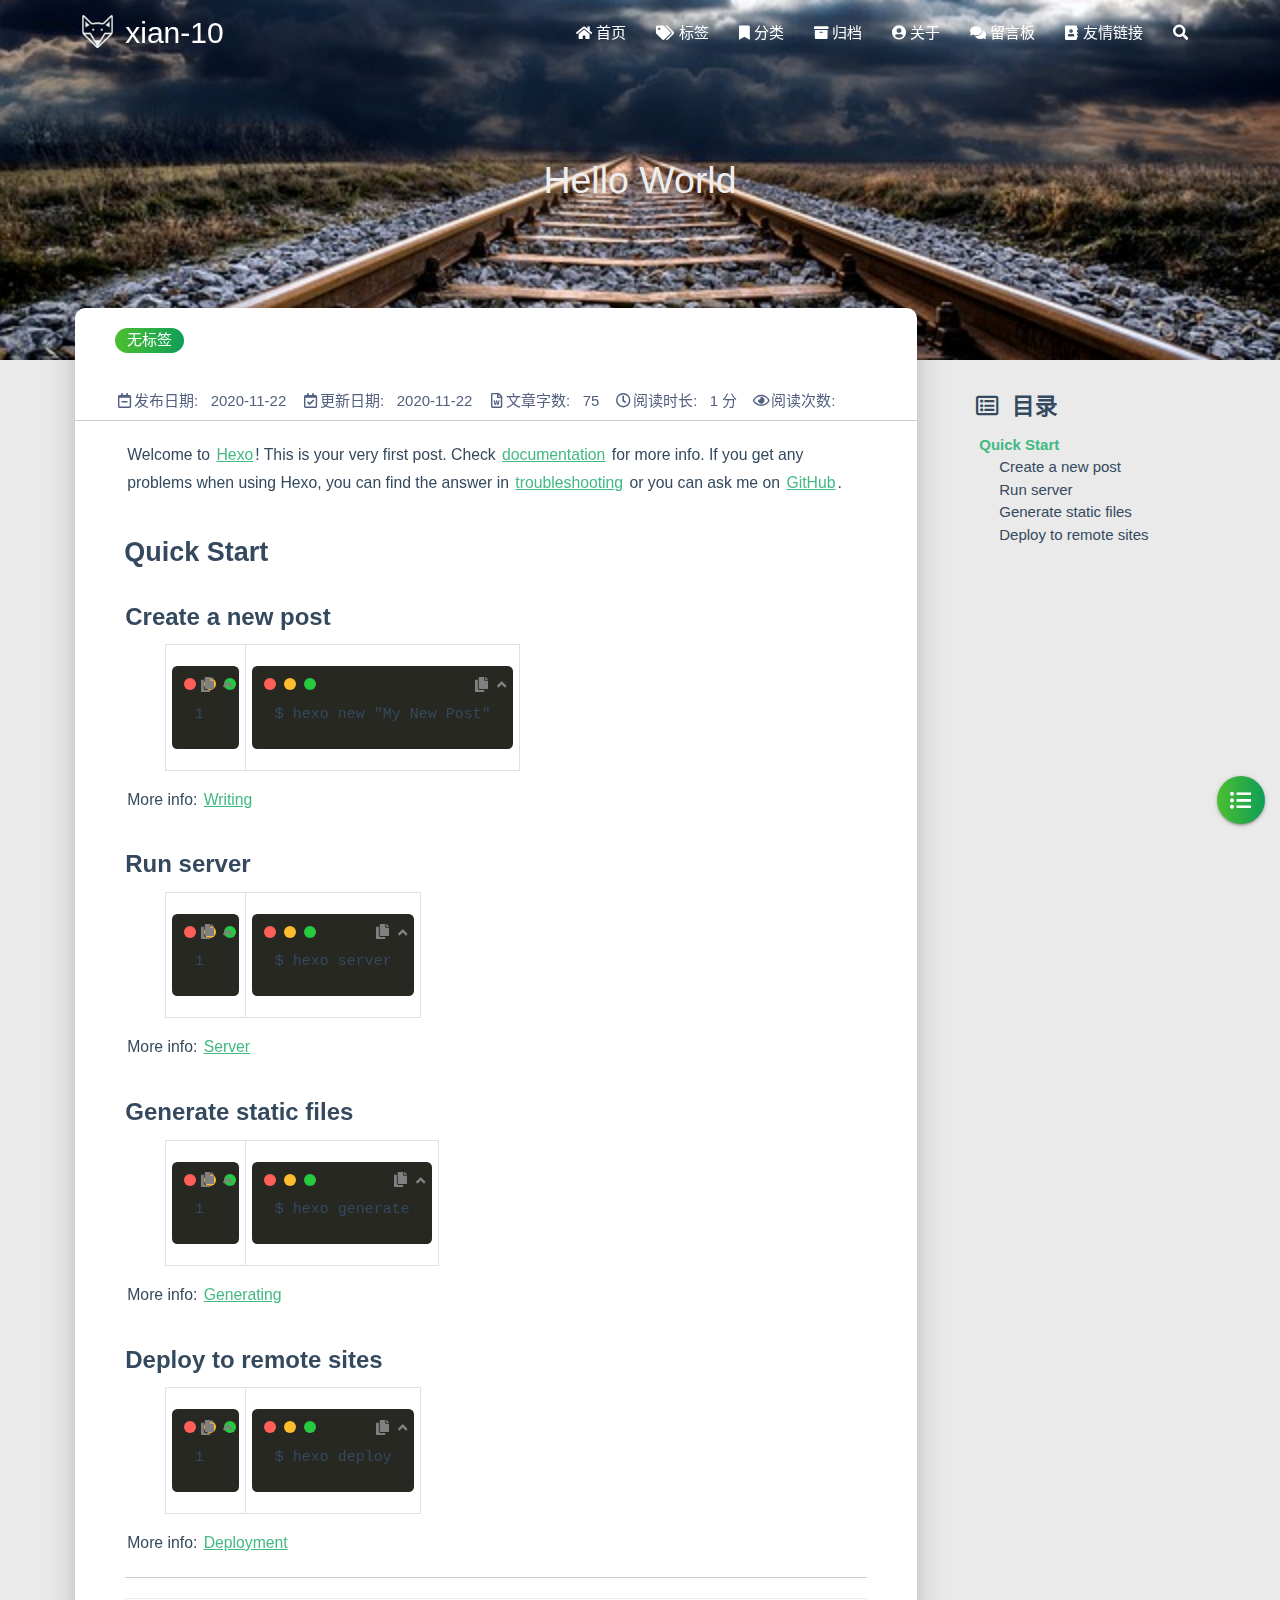
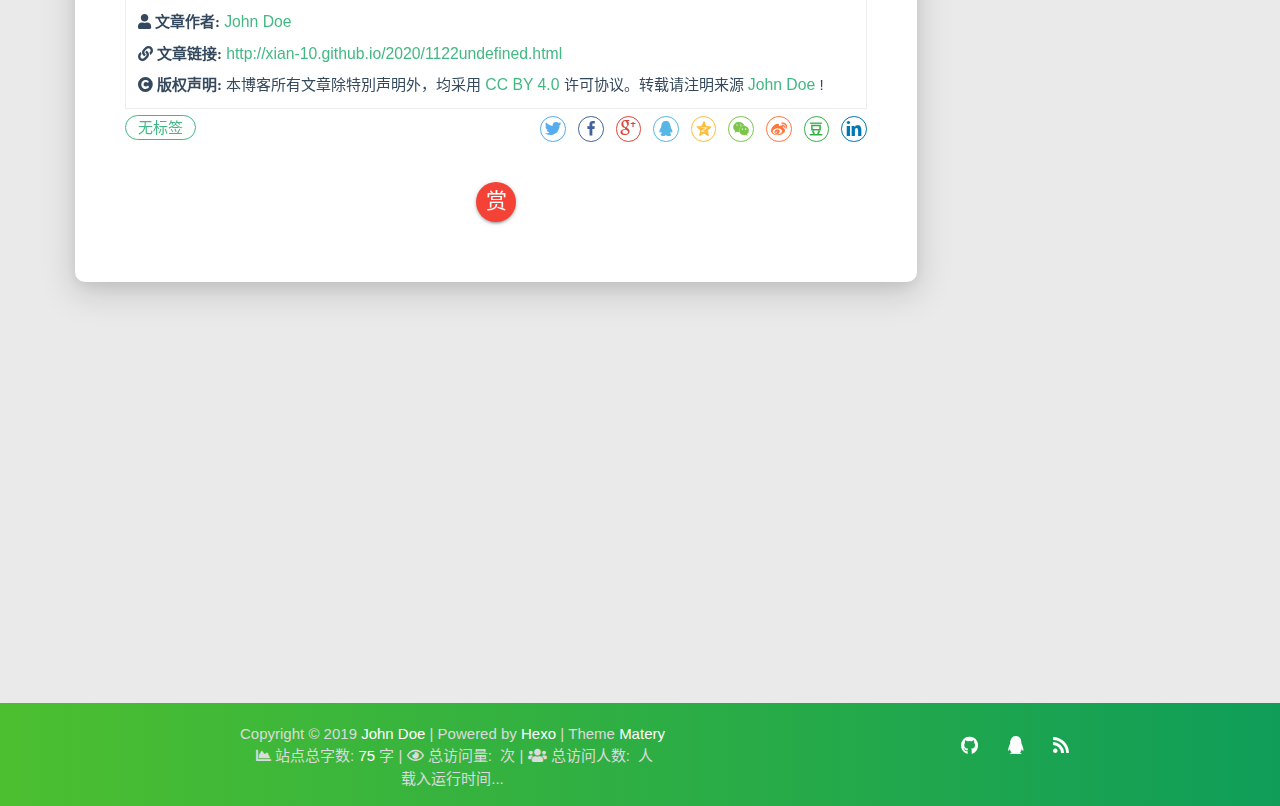
<file: 2020/1122undefined.html>
<!DOCTYPE HTML>
<html lang="zh-CN">


<head>
    <meta charset="utf-8">
    <meta name="keywords" content="Hello World, xian-10">
    <meta name="description" content="">
    <meta http-equiv="X-UA-Compatible" content="IE=edge">
    <meta name="viewport" content="width=device-width, initial-scale=1.0, user-scalable=no">
    <meta name="renderer" content="webkit|ie-stand|ie-comp">
    <meta name="mobile-web-app-capable" content="yes">
    <meta name="format-detection" content="telephone=no">
    <meta name="apple-mobile-web-app-capable" content="yes">
    <meta name="apple-mobile-web-app-status-bar-style" content="black-translucent">
    <!-- Global site tag (gtag.js) - Google Analytics -->


    <title>Hello World | xian-10</title>
    <link rel="icon" type="image/png" href="/favicon.png">

    <link rel="stylesheet" type="text/css" href="/libs/awesome/css/all.css">
    <link rel="stylesheet" type="text/css" href="/libs/materialize/materialize.min.css">
    <link rel="stylesheet" type="text/css" href="/libs/aos/aos.css">
    <link rel="stylesheet" type="text/css" href="/libs/animate/animate.min.css">
    <link rel="stylesheet" type="text/css" href="/libs/lightGallery/css/lightgallery.min.css">
    <link rel="stylesheet" type="text/css" href="/css/matery.css">
    <link rel="stylesheet" type="text/css" href="/css/my.css">

    <script src="/libs/jquery/jquery.min.js"></script>

<meta name="generator" content="Hexo 5.2.0"><link rel="stylesheet" href="/css/prism-tomorrow.css" type="text/css"></head>


<body>
    <header class="navbar-fixed">
    <nav id="headNav" class="bg-color nav-transparent">
        <div id="navContainer" class="nav-wrapper container">
            <div class="brand-logo">
                <a href="/" class="waves-effect waves-light">
                    
                    <img src="/medias/logo.png" class="logo-img" alt="LOGO">
                    
                    <span class="logo-span">xian-10</span>
                </a>
            </div>
            

<a href="#" data-target="mobile-nav" class="sidenav-trigger button-collapse"><i class="fas fa-bars"></i></a>
<ul class="right nav-menu">
  
  <li class="hide-on-med-and-down nav-item">
    
    <a href="/" class="waves-effect waves-light">
      
      <i class="fas fa-home" style="zoom: 0.6;"></i>
      
      <span>首页</span>
    </a>
    
  </li>
  
  <li class="hide-on-med-and-down nav-item">
    
    <a href="/tags" class="waves-effect waves-light">
      
      <i class="fas fa-tags" style="zoom: 0.6;"></i>
      
      <span>标签</span>
    </a>
    
  </li>
  
  <li class="hide-on-med-and-down nav-item">
    
    <a href="/categories" class="waves-effect waves-light">
      
      <i class="fas fa-bookmark" style="zoom: 0.6;"></i>
      
      <span>分类</span>
    </a>
    
  </li>
  
  <li class="hide-on-med-and-down nav-item">
    
    <a href="/archives" class="waves-effect waves-light">
      
      <i class="fas fa-archive" style="zoom: 0.6;"></i>
      
      <span>归档</span>
    </a>
    
  </li>
  
  <li class="hide-on-med-and-down nav-item">
    
    <a href="/about" class="waves-effect waves-light">
      
      <i class="fas fa-user-circle" style="zoom: 0.6;"></i>
      
      <span>关于</span>
    </a>
    
  </li>
  
  <li class="hide-on-med-and-down nav-item">
    
    <a href="/contact" class="waves-effect waves-light">
      
      <i class="fas fa-comments" style="zoom: 0.6;"></i>
      
      <span>留言板</span>
    </a>
    
  </li>
  
  <li class="hide-on-med-and-down nav-item">
    
    <a href="/friends" class="waves-effect waves-light">
      
      <i class="fas fa-address-book" style="zoom: 0.6;"></i>
      
      <span>友情链接</span>
    </a>
    
  </li>
  
  <li>
    <a href="#searchModal" class="modal-trigger waves-effect waves-light">
      <i id="searchIcon" class="fas fa-search" title="搜索" style="zoom: 0.85;"></i>
    </a>
  </li>
</ul>


<div id="mobile-nav" class="side-nav sidenav">

    <div class="mobile-head bg-color">
        
        <img src="/medias/logo.png" class="logo-img circle responsive-img">
        
        <div class="logo-name">xian-10</div>
        <div class="logo-desc">
            
            Never really desperate, only the lost of the soul.
            
        </div>
    </div>

    

    <ul class="menu-list mobile-menu-list">
        
        <li class="m-nav-item">
	  
		<a href="/" class="waves-effect waves-light">
			
			    <i class="fa-fw fas fa-home"></i>
			
			首页
		</a>
          
        </li>
        
        <li class="m-nav-item">
	  
		<a href="/tags" class="waves-effect waves-light">
			
			    <i class="fa-fw fas fa-tags"></i>
			
			标签
		</a>
          
        </li>
        
        <li class="m-nav-item">
	  
		<a href="/categories" class="waves-effect waves-light">
			
			    <i class="fa-fw fas fa-bookmark"></i>
			
			分类
		</a>
          
        </li>
        
        <li class="m-nav-item">
	  
		<a href="/archives" class="waves-effect waves-light">
			
			    <i class="fa-fw fas fa-archive"></i>
			
			归档
		</a>
          
        </li>
        
        <li class="m-nav-item">
	  
		<a href="/about" class="waves-effect waves-light">
			
			    <i class="fa-fw fas fa-user-circle"></i>
			
			关于
		</a>
          
        </li>
        
        <li class="m-nav-item">
	  
		<a href="/contact" class="waves-effect waves-light">
			
			    <i class="fa-fw fas fa-comments"></i>
			
			留言板
		</a>
          
        </li>
        
        <li class="m-nav-item">
	  
		<a href="/friends" class="waves-effect waves-light">
			
			    <i class="fa-fw fas fa-address-book"></i>
			
			友情链接
		</a>
          
        </li>
        
        
        <li><div class="divider"></div></li>
        <li>
            <a href="https://github.com/blinkfox/hexo-theme-matery" class="waves-effect waves-light" target="_blank">
                <i class="fab fa-github-square fa-fw"></i>Fork Me
            </a>
        </li>
        
    </ul>
</div>


        </div>

        
            <style>
    .nav-transparent .github-corner {
        display: none !important;
    }

    .github-corner {
        position: absolute;
        z-index: 10;
        top: 0;
        right: 0;
        border: 0;
        transform: scale(1.1);
    }

    .github-corner svg {
        color: #0f9d58;
        fill: #fff;
        height: 64px;
        width: 64px;
    }

    .github-corner:hover .octo-arm {
        animation: a 0.56s ease-in-out;
    }

    .github-corner .octo-arm {
        animation: none;
    }

    @keyframes a {
        0%,
        to {
            transform: rotate(0);
        }
        20%,
        60% {
            transform: rotate(-25deg);
        }
        40%,
        80% {
            transform: rotate(10deg);
        }
    }
</style>

<a href="https://github.com/blinkfox/hexo-theme-matery" class="github-corner tooltipped hide-on-med-and-down" target="_blank"
   data-tooltip="Fork Me" data-position="left" data-delay="50">
    <svg viewBox="0 0 250 250" aria-hidden="true">
        <path d="M0,0 L115,115 L130,115 L142,142 L250,250 L250,0 Z"></path>
        <path d="M128.3,109.0 C113.8,99.7 119.0,89.6 119.0,89.6 C122.0,82.7 120.5,78.6 120.5,78.6 C119.2,72.0 123.4,76.3 123.4,76.3 C127.3,80.9 125.5,87.3 125.5,87.3 C122.9,97.6 130.6,101.9 134.4,103.2"
              fill="currentColor" style="transform-origin: 130px 106px;" class="octo-arm"></path>
        <path d="M115.0,115.0 C114.9,115.1 118.7,116.5 119.8,115.4 L133.7,101.6 C136.9,99.2 139.9,98.4 142.2,98.6 C133.8,88.0 127.5,74.4 143.8,58.0 C148.5,53.4 154.0,51.2 159.7,51.0 C160.3,49.4 163.2,43.6 171.4,40.1 C171.4,40.1 176.1,42.5 178.8,56.2 C183.1,58.6 187.2,61.8 190.9,65.4 C194.5,69.0 197.7,73.2 200.1,77.6 C213.8,80.2 216.3,84.9 216.3,84.9 C212.7,93.1 206.9,96.0 205.4,96.6 C205.1,102.4 203.0,107.8 198.3,112.5 C181.9,128.9 168.3,122.5 157.7,114.1 C157.9,116.9 156.7,120.9 152.7,124.9 L141.0,136.5 C139.8,137.7 141.6,141.9 141.8,141.8 Z"
              fill="currentColor" class="octo-body"></path>
    </svg>
</a>
        
    </nav>

</header>

    



<div class="bg-cover pd-header post-cover" style="background-image: url('/medias/featureimages/12.jpg')">
    <div class="container" style="right: 0px;left: 0px;">
        <div class="row">
            <div class="col s12 m12 l12">
                <div class="brand">
                    <h1 class="description center-align post-title">Hello World</h1>
                </div>
            </div>
        </div>
    </div>
</div>




<main class="post-container content">

    
    <link rel="stylesheet" href="/libs/tocbot/tocbot.css">
<style>
    #articleContent h1::before,
    #articleContent h2::before,
    #articleContent h3::before,
    #articleContent h4::before,
    #articleContent h5::before,
    #articleContent h6::before {
        display: block;
        content: " ";
        height: 100px;
        margin-top: -100px;
        visibility: hidden;
    }

    #articleContent :focus {
        outline: none;
    }

    .toc-fixed {
        position: fixed;
        top: 64px;
    }

    .toc-widget {
        width: 345px;
        padding-left: 20px;
    }

    .toc-widget .toc-title {
        margin: 35px 0 15px 0;
        padding-left: 17px;
        font-size: 1.5rem;
        font-weight: bold;
        line-height: 1.5rem;
    }

    .toc-widget ol {
        padding: 0;
        list-style: none;
    }

    #toc-content {
        height: calc(100vh - 250px);
        overflow: auto;
    }

    #toc-content ol {
        padding-left: 10px;
    }

    #toc-content ol li {
        padding-left: 10px;
    }

    #toc-content .toc-link:hover {
        color: #42b983;
        font-weight: 700;
        text-decoration: underline;
    }

    #toc-content .toc-link::before {
        background-color: transparent;
        max-height: 25px;

        position: absolute;
        right: 23.5vw;
        display: block;
    }

    #toc-content .is-active-link {
        color: #42b983;
    }

    #floating-toc-btn {
        position: fixed;
        right: 15px;
        bottom: 76px;
        padding-top: 15px;
        margin-bottom: 0;
        z-index: 998;
    }

    #floating-toc-btn .btn-floating {
        width: 48px;
        height: 48px;
    }

    #floating-toc-btn .btn-floating i {
        line-height: 48px;
        font-size: 1.4rem;
    }
</style>
<div class="row">
    <div id="main-content" class="col s12 m12 l9">
        <!-- 文章内容详情 -->
<div id="artDetail">
    <div class="card">
        <div class="card-content article-info">
            <div class="row tag-cate">
                <div class="col s7">
                    
                          <div class="article-tag">
                            <span class="chip bg-color">无标签</span>
                          </div>
                    
                </div>
                <div class="col s5 right-align">
                    
                </div>
            </div>

            <div class="post-info">
                
                <div class="post-date info-break-policy">
                    <i class="far fa-calendar-minus fa-fw"></i>发布日期:&nbsp;&nbsp;
                    2020-11-22
                </div>
                

                
                <div class="post-date info-break-policy">
                    <i class="far fa-calendar-check fa-fw"></i>更新日期:&nbsp;&nbsp;
                    2020-11-22
                </div>
                

                
                <div class="info-break-policy">
                    <i class="far fa-file-word fa-fw"></i>文章字数:&nbsp;&nbsp;
                    75
                </div>
                

                
                <div class="info-break-policy">
                    <i class="far fa-clock fa-fw"></i>阅读时长:&nbsp;&nbsp;
                    1 分
                </div>
                

                
                    <div id="busuanzi_container_page_pv" class="info-break-policy">
                        <i class="far fa-eye fa-fw"></i>阅读次数:&nbsp;&nbsp;
                        <span id="busuanzi_value_page_pv"></span>
                    </div>
				
            </div>
        </div>
        <hr class="clearfix">
        <div class="card-content article-card-content">
            <div id="articleContent">
                <p>Welcome to <a target="_blank" rel="noopener" href="https://hexo.io/">Hexo</a>! This is your very first post. Check <a target="_blank" rel="noopener" href="https://hexo.io/docs/">documentation</a> for more info. If you get any problems when using Hexo, you can find the answer in <a target="_blank" rel="noopener" href="https://hexo.io/docs/troubleshooting.html">troubleshooting</a> or you can ask me on <a target="_blank" rel="noopener" href="https://github.com/hexojs/hexo/issues">GitHub</a>.</p>
<h2 id="Quick-Start"><a href="#Quick-Start" class="headerlink" title="Quick Start"></a>Quick Start</h2><h3 id="Create-a-new-post"><a href="#Create-a-new-post" class="headerlink" title="Create a new post"></a>Create a new post</h3><figure class="highlight bash"><table><tr><td class="gutter"><pre><span class="line">1</span><br></pre></td><td class="code"><pre><span class="line">$ hexo new <span class="string">&quot;My New Post&quot;</span></span><br></pre></td></tr></table></figure>

<p>More info: <a target="_blank" rel="noopener" href="https://hexo.io/docs/writing.html">Writing</a></p>
<h3 id="Run-server"><a href="#Run-server" class="headerlink" title="Run server"></a>Run server</h3><figure class="highlight bash"><table><tr><td class="gutter"><pre><span class="line">1</span><br></pre></td><td class="code"><pre><span class="line">$ hexo server</span><br></pre></td></tr></table></figure>

<p>More info: <a target="_blank" rel="noopener" href="https://hexo.io/docs/server.html">Server</a></p>
<h3 id="Generate-static-files"><a href="#Generate-static-files" class="headerlink" title="Generate static files"></a>Generate static files</h3><figure class="highlight bash"><table><tr><td class="gutter"><pre><span class="line">1</span><br></pre></td><td class="code"><pre><span class="line">$ hexo generate</span><br></pre></td></tr></table></figure>

<p>More info: <a target="_blank" rel="noopener" href="https://hexo.io/docs/generating.html">Generating</a></p>
<h3 id="Deploy-to-remote-sites"><a href="#Deploy-to-remote-sites" class="headerlink" title="Deploy to remote sites"></a>Deploy to remote sites</h3><figure class="highlight bash"><table><tr><td class="gutter"><pre><span class="line">1</span><br></pre></td><td class="code"><pre><span class="line">$ hexo deploy</span><br></pre></td></tr></table></figure>

<p>More info: <a target="_blank" rel="noopener" href="https://hexo.io/docs/one-command-deployment.html">Deployment</a></p>

            </div>
            <hr/>

            

    <div class="reprint" id="reprint-statement">
        
            <div class="reprint__author">
                <span class="reprint-meta" style="font-weight: bold;">
                    <i class="fas fa-user">
                        文章作者:
                    </i>
                </span>
                <span class="reprint-info">
                    <a href="/about" rel="external nofollow noreferrer">John Doe</a>
                </span>
            </div>
            <div class="reprint__type">
                <span class="reprint-meta" style="font-weight: bold;">
                    <i class="fas fa-link">
                        文章链接:
                    </i>
                </span>
                <span class="reprint-info">
                    <a href="http://xian-10.github.io/2020/1122undefined.html">http://xian-10.github.io/2020/1122undefined.html</a>
                </span>
            </div>
            <div class="reprint__notice">
                <span class="reprint-meta" style="font-weight: bold;">
                    <i class="fas fa-copyright">
                        版权声明:
                    </i>
                </span>
                <span class="reprint-info">
                    本博客所有文章除特別声明外，均采用
                    <a href="https://creativecommons.org/licenses/by/4.0/deed.zh" rel="external nofollow noreferrer" target="_blank">CC BY 4.0</a>
                    许可协议。转载请注明来源
                    <a href="/about" target="_blank">John Doe</a>
                    !
                </span>
            </div>
        
    </div>

    <script async defer>
      document.addEventListener("copy", function (e) {
        let toastHTML = '<span>复制成功，请遵循本文的转载规则</span><button class="btn-flat toast-action" onclick="navToReprintStatement()" style="font-size: smaller">查看</a>';
        M.toast({html: toastHTML})
      });

      function navToReprintStatement() {
        $("html, body").animate({scrollTop: $("#reprint-statement").offset().top - 80}, 800);
      }
    </script>



            <div class="tag_share" style="display: block;">
                <div class="post-meta__tag-list" style="display: inline-block;">
                    
                        <div class="article-tag">
                            <span class="chip bg-color">无标签</span>
                        </div>
                    
                </div>
                <div class="post_share" style="zoom: 80%; width: fit-content; display: inline-block; float: right; margin: -0.15rem 0;">
                    <link rel="stylesheet" type="text/css" href="/libs/share/css/share.min.css">
<div id="article-share">

    
    <div class="social-share" data-sites="twitter,facebook,google,qq,qzone,wechat,weibo,douban,linkedin" data-wechat-qrcode-helper="<p>微信扫一扫即可分享！</p>"></div>
    <script src="/libs/share/js/social-share.min.js"></script>
    

    

</div>

                </div>
            </div>
            
                <style>
    #reward {
        margin: 40px 0;
        text-align: center;
    }

    #reward .reward-link {
        font-size: 1.4rem;
        line-height: 38px;
    }

    #reward .btn-floating:hover {
        box-shadow: 0 6px 12px rgba(0, 0, 0, 0.2), 0 5px 15px rgba(0, 0, 0, 0.2);
    }

    #rewardModal {
        width: 320px;
        height: 350px;
    }

    #rewardModal .reward-title {
        margin: 15px auto;
        padding-bottom: 5px;
    }

    #rewardModal .modal-content {
        padding: 10px;
    }

    #rewardModal .close {
        position: absolute;
        right: 15px;
        top: 15px;
        color: rgba(0, 0, 0, 0.5);
        font-size: 1.3rem;
        line-height: 20px;
        cursor: pointer;
    }

    #rewardModal .close:hover {
        color: #ef5350;
        transform: scale(1.3);
        -moz-transform:scale(1.3);
        -webkit-transform:scale(1.3);
        -o-transform:scale(1.3);
    }

    #rewardModal .reward-tabs {
        margin: 0 auto;
        width: 210px;
    }

    .reward-tabs .tabs {
        height: 38px;
        margin: 10px auto;
        padding-left: 0;
    }

    .reward-content ul {
        padding-left: 0 !important;
    }

    .reward-tabs .tabs .tab {
        height: 38px;
        line-height: 38px;
    }

    .reward-tabs .tab a {
        color: #fff;
        background-color: #ccc;
    }

    .reward-tabs .tab a:hover {
        background-color: #ccc;
        color: #fff;
    }

    .reward-tabs .wechat-tab .active {
        color: #fff !important;
        background-color: #22AB38 !important;
    }

    .reward-tabs .alipay-tab .active {
        color: #fff !important;
        background-color: #019FE8 !important;
    }

    .reward-tabs .reward-img {
        width: 210px;
        height: 210px;
    }
</style>

<div id="reward">
    <a href="#rewardModal" class="reward-link modal-trigger btn-floating btn-medium waves-effect waves-light red">赏</a>

    <!-- Modal Structure -->
    <div id="rewardModal" class="modal">
        <div class="modal-content">
            <a class="close modal-close"><i class="fas fa-times"></i></a>
            <h4 class="reward-title">你的赏识是我前进的动力</h4>
            <div class="reward-content">
                <div class="reward-tabs">
                    <ul class="tabs row">
                        <li class="tab col s6 alipay-tab waves-effect waves-light"><a href="#alipay">支付宝</a></li>
                        <li class="tab col s6 wechat-tab waves-effect waves-light"><a href="#wechat">微 信</a></li>
                    </ul>
                    <div id="alipay">
                        <img src="/medias/reward/alipay.jpg" class="reward-img" alt="支付宝打赏二维码">
                    </div>
                    <div id="wechat">
                        <img src="/medias/reward/wechat.png" class="reward-img" alt="微信打赏二维码">
                    </div>
                </div>
            </div>
        </div>
    </div>
</div>

<script>
    $(function () {
        $('.tabs').tabs();
    });
</script>

            
        </div>
    </div>

    

    

    

    

    

    

    

<article id="prenext-posts" class="prev-next articles">
    <div class="row article-row">
        
        <div class="article col s12 m6" data-aos="fade-up" data-aos="fade-up">
            <div class="article-badge left-badge text-color">
                <i class="far fa-dot-circle"></i>&nbsp;本篇
            </div>
            <div class="card">
                <a href="/2020/1122undefined.html">
                    <div class="card-image">
                        
                        
                        <img src="/medias/featureimages/12.jpg" class="responsive-img" alt="Hello World">
                        
                        <span class="card-title">Hello World</span>
                    </div>
                </a>
                <div class="card-content article-content">
                    <div class="summary block-with-text">
                        
                            Welcome to Hexo! This is your very first post. Check documentation for more info. If you get any problems when using Hex
                        
                    </div>
                    <div class="publish-info">
                            <span class="publish-date">
                                <i class="far fa-clock fa-fw icon-date"></i>2020-11-22
                            </span>
                        <span class="publish-author">
                            
                            <i class="fas fa-user fa-fw"></i>
                            John Doe
                            
                        </span>
                    </div>
                </div>

                
            </div>
        </div>
        
        
        <div class="article col s12 m6" data-aos="fade-up">
            <div class="article-badge right-badge text-color">
                本篇&nbsp;<i class="far fa-dot-circle"></i>
            </div>
            <div class="card">
                <a href="/2020/1122undefined.html">
                    <div class="card-image">
                        
                        
                        <img src="/medias/featureimages/12.jpg" class="responsive-img" alt="Hello World">
                        
                        <span class="card-title">Hello World</span>
                    </div>
                </a>
                <div class="card-content article-content">
                    <div class="summary block-with-text">
                        
                            Welcome to Hexo! This is your very first post. Check documentation for more info. If you get any problems when using Hex
                        
                    </div>
                    <div class="publish-info">
                            <span class="publish-date">
                                <i class="far fa-clock fa-fw icon-date"></i>2020-11-22
                            </span>
                        <span class="publish-author">
                            
                            <i class="fas fa-user fa-fw"></i>
                            John Doe
                            
                        </span>
                    </div>
                </div>

                
            </div>
        </div>
        
    </div>
</article>

</div>



<!-- 代码块功能依赖 -->
<script type="text/javascript" src="/libs/codeBlock/codeBlockFuction.js"></script>

<!-- 代码语言 -->

<script type="text/javascript" src="/libs/codeBlock/codeLang.js"></script>


<!-- 代码块复制 -->

<script type="text/javascript" src="/libs/codeBlock/codeCopy.js"></script>


<!-- 代码块收缩 -->

<script type="text/javascript" src="/libs/codeBlock/codeShrink.js"></script>


<!-- 代码块折行 -->

<style type="text/css">
code[class*="language-"], pre[class*="language-"] { white-space: pre !important; }
</style>


    </div>
    <div id="toc-aside" class="expanded col l3 hide-on-med-and-down">
        <div class="toc-widget">
            <div class="toc-title"><i class="far fa-list-alt"></i>&nbsp;&nbsp;目录</div>
            <div id="toc-content"></div>
        </div>
    </div>
</div>

<!-- TOC 悬浮按钮. -->

<div id="floating-toc-btn" class="hide-on-med-and-down">
    <a class="btn-floating btn-large bg-color">
        <i class="fas fa-list-ul"></i>
    </a>
</div>


<script src="/libs/tocbot/tocbot.min.js"></script>
<script>
    $(function () {
        tocbot.init({
            tocSelector: '#toc-content',
            contentSelector: '#articleContent',
            headingsOffset: -($(window).height() * 0.4 - 45),
            collapseDepth: Number('0'),
            headingSelector: 'h2, h3, h4'
        });

        // modify the toc link href to support Chinese.
        let i = 0;
        let tocHeading = 'toc-heading-';
        $('#toc-content a').each(function () {
            $(this).attr('href', '#' + tocHeading + (++i));
        });

        // modify the heading title id to support Chinese.
        i = 0;
        $('#articleContent').children('h2, h3, h4').each(function () {
            $(this).attr('id', tocHeading + (++i));
        });

        // Set scroll toc fixed.
        let tocHeight = parseInt($(window).height() * 0.4 - 64);
        let $tocWidget = $('.toc-widget');
        $(window).scroll(function () {
            let scroll = $(window).scrollTop();
            /* add post toc fixed. */
            if (scroll > tocHeight) {
                $tocWidget.addClass('toc-fixed');
            } else {
                $tocWidget.removeClass('toc-fixed');
            }
        });

        
        /* 修复文章卡片 div 的宽度. */
        let fixPostCardWidth = function (srcId, targetId) {
            let srcDiv = $('#' + srcId);
            if (srcDiv.length === 0) {
                return;
            }

            let w = srcDiv.width();
            if (w >= 450) {
                w = w + 21;
            } else if (w >= 350 && w < 450) {
                w = w + 18;
            } else if (w >= 300 && w < 350) {
                w = w + 16;
            } else {
                w = w + 14;
            }
            $('#' + targetId).width(w);
        };

        // 切换TOC目录展开收缩的相关操作.
        const expandedClass = 'expanded';
        let $tocAside = $('#toc-aside');
        let $mainContent = $('#main-content');
        $('#floating-toc-btn .btn-floating').click(function () {
            if ($tocAside.hasClass(expandedClass)) {
                $tocAside.removeClass(expandedClass).hide();
                $mainContent.removeClass('l9');
            } else {
                $tocAside.addClass(expandedClass).show();
                $mainContent.addClass('l9');
            }
            fixPostCardWidth('artDetail', 'prenext-posts');
        });
        
    });
</script>

    

</main>




    <footer class="page-footer bg-color">
    
    <div class="container row center-align" style="margin-bottom: 15px !important;">
        <div class="col s12 m8 l8 copy-right">
            Copyright&nbsp;&copy;
            <span id="year">2019</span>
            <a href="/about" target="_blank">John Doe</a>
            |&nbsp;Powered by&nbsp;<a href="https://hexo.io/" target="_blank">Hexo</a>
            |&nbsp;Theme&nbsp;<a href="https://github.com/blinkfox/hexo-theme-matery" target="_blank">Matery</a>
            <br>
            
            &nbsp;<i class="fas fa-chart-area"></i>&nbsp;站点总字数:&nbsp;<span
                class="white-color">75</span>&nbsp;字
            
            
            
            
            
            
            <span id="busuanzi_container_site_pv">
                |&nbsp;<i class="far fa-eye"></i>&nbsp;总访问量:&nbsp;<span id="busuanzi_value_site_pv"
                    class="white-color"></span>&nbsp;次
            </span>
            
            
            <span id="busuanzi_container_site_uv">
                |&nbsp;<i class="fas fa-users"></i>&nbsp;总访问人数:&nbsp;<span id="busuanzi_value_site_uv"
                    class="white-color"></span>&nbsp;人
            </span>
            
            <br>
            
            <span id="sitetime">载入运行时间...</span>
            <script>
                function siteTime() {
                    var seconds = 1000;
                    var minutes = seconds * 60;
                    var hours = minutes * 60;
                    var days = hours * 24;
                    var years = days * 365;
                    var today = new Date();
                    var startYear = "2019";
                    var startMonth = "6";
                    var startDate = "28";
                    var startHour = "0";
                    var startMinute = "0";
                    var startSecond = "0";
                    var todayYear = today.getFullYear();
                    var todayMonth = today.getMonth() + 1;
                    var todayDate = today.getDate();
                    var todayHour = today.getHours();
                    var todayMinute = today.getMinutes();
                    var todaySecond = today.getSeconds();
                    var t1 = Date.UTC(startYear, startMonth, startDate, startHour, startMinute, startSecond);
                    var t2 = Date.UTC(todayYear, todayMonth, todayDate, todayHour, todayMinute, todaySecond);
                    var diff = t2 - t1;
                    var diffYears = Math.floor(diff / years);
                    var diffDays = Math.floor((diff / days) - diffYears * 365);
                    var diffHours = Math.floor((diff - (diffYears * 365 + diffDays) * days) / hours);
                    var diffMinutes = Math.floor((diff - (diffYears * 365 + diffDays) * days - diffHours * hours) /
                        minutes);
                    var diffSeconds = Math.floor((diff - (diffYears * 365 + diffDays) * days - diffHours * hours -
                        diffMinutes * minutes) / seconds);
                    if (startYear == todayYear) {
                        document.getElementById("year").innerHTML = todayYear;
                        document.getElementById("sitetime").innerHTML = "本站已安全运行 " + diffDays + " 天 " + diffHours +
                            " 小时 " + diffMinutes + " 分钟 " + diffSeconds + " 秒";
                    } else {
                        document.getElementById("year").innerHTML = startYear + " - " + todayYear;
                        document.getElementById("sitetime").innerHTML = "本站已安全运行 " + diffYears + " 年 " + diffDays +
                            " 天 " + diffHours + " 小时 " + diffMinutes + " 分钟 " + diffSeconds + " 秒";
                    }
                }
                setInterval(siteTime, 1000);
            </script>
            
            <br>
            
        </div>
        <div class="col s12 m4 l4 social-link social-statis">
    <a href="https://github.com/xian-10" class="tooltipped" target="_blank" data-tooltip="访问我的GitHub" data-position="top" data-delay="50">
        <i class="fab fa-github"></i>
    </a>









    <a href="tencent://AddContact/?fromId=50&fromSubId=1&subcmd=all&uin=1608409406" class="tooltipped" target="_blank" data-tooltip="QQ联系我: 1608409406" data-position="top" data-delay="50">
        <i class="fab fa-qq"></i>
    </a>







    <a href="/atom.xml" class="tooltipped" target="_blank" data-tooltip="RSS 订阅" data-position="top" data-delay="50">
        <i class="fas fa-rss"></i>
    </a>

</div>
    </div>
</footer>

<div class="progress-bar"></div>


    <!-- 搜索遮罩框 -->
<div id="searchModal" class="modal">
    <div class="modal-content">
        <div class="search-header">
            <span class="title"><i class="fas fa-search"></i>&nbsp;&nbsp;搜索</span>
            <input type="search" id="searchInput" name="s" placeholder="请输入搜索的关键字"
                   class="search-input">
        </div>
        <div id="searchResult"></div>
    </div>
</div>

<script src="/js/search.js"></script>
<script type="text/javascript">
$(function () {
    searchFunc("/search.xml", 'searchInput', 'searchResult');
});
</script>

    <!-- 回到顶部按钮 -->
<div id="backTop" class="top-scroll">
    <a class="btn-floating btn-large waves-effect waves-light" href="#!">
        <i class="fas fa-arrow-up"></i>
    </a>
</div>


    <script src="/libs/materialize/materialize.min.js"></script>
    <script src="/libs/masonry/masonry.pkgd.min.js"></script>
    <script src="/libs/aos/aos.js"></script>
    <script src="/libs/scrollprogress/scrollProgress.min.js"></script>
    <script src="/libs/lightGallery/js/lightgallery-all.min.js"></script>
    <script src="/js/matery.js"></script>

    <!-- Baidu Analytics -->

    <!-- Baidu Push -->

<script>
    (function () {
        var bp = document.createElement('script');
        var curProtocol = window.location.protocol.split(':')[0];
        if (curProtocol === 'https') {
            bp.src = 'https://zz.bdstatic.com/linksubmit/push.js';
        } else {
            bp.src = 'http://push.zhanzhang.baidu.com/push.js';
        }
        var s = document.getElementsByTagName("script")[0];
        s.parentNode.insertBefore(bp, s);
    })();
</script>

    
    <script src="/libs/others/clicklove.js" async="async"></script>
    
    
    <script async src="/libs/others/busuanzi.pure.mini.js"></script>
    

    

    

    

    

    

    
    <script src="/libs/instantpage/instantpage.js" type="module"></script>
    

</body>

</html>
</file>
<file: css/matery.css>
/*全局基础样式*/
/*小屏幕下(手机类)的样式*/
@media only screen and (max-width: 601px) {
    .container {
        width: 95%;
    }
}

/*中等屏幕下(平板类)的样式*/
@media only screen and (min-width: 600px) and (max-width: 992px) {
    .container {
        width: 90%;
    }
}

/*大屏幕下(桌面类)的样式*/
@media only screen and (min-width: 993px) {
    .container {
        width: 90%;
        max-width: 1125px;
    }

    .head-container {
        position: absolute;
        padding: 0px 30px;
        width: 100%;
    }

    .post-container {
        width: 90%;
        margin: 0 auto;
        max-width: 1250px;
    }
}

body {
    background-color: #eaeaea;
    margin: 0;
    color: #34495e;
    overflow-x: hidden;
    overflow-y: auto;
}

h1 {
    margin: 48px 0 22px -5px;
    font-size: 2.0rem;
    font-weight: bold;
    line-height: 2.0rem;
}

h2 {
    margin: 42px 0 18px -5px;
    font-size: 1.8rem;
    font-weight: bold;
    line-height: 1.8rem;
}

h3 {
    margin: 38px 0 15px -4px;
    font-size: 1.6rem;
    font-weight: bold;
    line-height: 1.7rem;
}

h4 {
    margin: 32px 0 12px -4px;
    font-size: 1.45rem;
    font-weight: bold;
    line-height: 1.45rem;
}

h5 {
    margin: 28px 0 8px -4px;
    font-size: 1.2rem;
    font-weight: bold;
    line-height: 1.2rem;
}

h6 {
    margin: 22px 0 4px -4px;
    font-size: 1.1rem;
    line-height: 1.1rem;
}

p {
    font-size: 1rem;
    line-height: 1.5rem;
}

hr {
    margin: 20px 0;
    border: 0;
    border-top: 1px solid #ccc;
}

blockquote {
    border-left: 5px solid #42b983;
    padding: 1rem 0.8rem 0.2rem 0.8rem;
    color: #666;
    background-color: rgba(66, 185, 131, .1);
}

.line-numbers-rows {
    border-right-width: 0px !important;
}

.line-numbers {
    padding: 1.5rem 1.5rem 1.5rem 3.5rem !important;
    margin: 1rem 0 !important;
    background: #272822;
    overflow: auto;
    border-radius: 0.35rem;
    tab-size: 4;
}

pre {
    padding: 2.5rem 1.5rem 1.5rem 1.5rem !important;
    margin: 1rem 0 !important;
    background: #272822;
    overflow: auto;
    border-radius: 0.35rem;
    tab-size: 4;
}

.code-area::after {
    content: " ";
    position: absolute;
    border-radius: 50%;
    background: #ff5f56;
    width: 12px;
    height: 12px;
    top: 0;
    left: 12px;
    margin-top: 12px;
    -webkit-box-shadow: 20px 0 #ffbd2e, 40px 0 #27c93f;
    box-shadow: 20px 0 #ffbd2e, 40px 0 #27c93f;
}

code {
    padding: 1px 5px;
    top: 13px !important;
    font-family: Inconsolata, Monaco, Consolas, 'Courier New', Courier, monospace;
    font-size: 0.91rem;
    color: #e96900;
    background-color: #f8f8f8;
    border-radius: 2px;
}

.code_copy {
    position: absolute;
    top: 0.7rem;
    right: 25px;
    z-index: 1;
    filter: invert(50%);
    cursor: pointer;
}

.codecopy_notice {
    position: absolute;
    top: 0.7rem;
    right: 6px;
    z-index: 1;
    filter: invert(50%);
    opacity: 0;
}

.code_lang {
    position: absolute;
    top: 1.2rem;
    right: 46px;
    line-height: 0;
    font-weight: bold;
    font-family: normal;
    z-index: 1;
    filter: invert(50%);
    cursor: pointer;
}

.code-expand {
    position: absolute;
    top: 4px;
    right: 0px;
    filter: invert(50%);
    padding: 7px;
    z-index: 999 !important;
    cursor: pointer;
    transition: all .3s;
    transform: rotate(0deg);
}

.code-closed .code-expand {
    transform: rotate(-180deg) !important;
    transition: all .3s;
}

.code-closed pre::before {
    height: 0px;
}

pre code {
    padding: 0;
    color: #e8eaf6;
    background-color: #272822;
}

pre[class*="language-"] {
    padding: 1.2em;
    margin: .5em 0;
}

code[class*="language-"],
pre[class*="language-"] {
    color: #e8eaf6;
    white-space: pre-wrap !important;
}

/* 键盘 kbd 标签样式 */
kbd {
    margin: 0 3px;
    padding: 3px 5px;
    border-radius: 3px;
    border: 1px solid #b4b4b4;
    box-shadow: 0 1px 3px rgba(0, 0, 0, 0.25), 0 2px 1px 0 rgba(255, 255, 255, 0.6) inset;
    font-family: 'Menlo';
    font-size: 0.9rem;
    font-weight: 600;
    background-color: #f8f8f8;
    color: #34495e;
    line-height: 1.8rem;
    white-space: nowrap;
}

b,
strong {
    font-weight: bold;
}

dfn {
    font-style: italic;
}

small {
    font-size: 85%;
}

cite {
    font-style: normal;
}

mark {
    background-color: #fcf8e3;
    padding: .2em;
}

.card {
    border-radius: 10px;
    box-shadow: 0 15px 35px rgba(50, 50, 93, .1), 0 5px 15px rgba(0, 0, 0, .07) !important;
}

.card .card-image img {
    border-radius: 8px 8px 0 0;
    /* 修改文章列表图片填充样式为 cover 以覆盖整个区域而不会被缩放 */
    object-fit: cover;
}

.container .row {
    margin-bottom: 0;
}

.bg-color {
    background-image: linear-gradient(to right, #4cbf30 0%, #0f9d58 100%);
}

.text-color {
    color: #0f9d58 !important;
}

.white-color {
    color: #fff;
}

.progress-bar {
    height: 4px;
    position: fixed;
    bottom: 0;
    z-index: 300;
    background: linear-gradient(to right, #4cbf30 0%, #0f9d58 100%);
    opacity: 0.8;
}

.sidenav-overlay {
    z-index: 500;
}

.pd-header {
    margin-top: -64px;
}

header .side-nav {
    width: 240px;
    z-index: 999;
    box-shadow: 0 2px 5px 0 rgba(0, 0, 0, 0.16), 0 7px 10px 0 rgba(0, 0, 0, 0.12);
}

nav {
    box-shadow: 0 2px 5px 0 rgba(0, 0, 0, 0.16), 0 7px 10px 0 rgba(0, 0, 0, 0.12);
}

header .nav-transparent {
    background-color: transparent !important;
    background-image: none;
    box-shadow: none;
}

header nav .brand-span {
    font-size: 1.45rem;
}

header .brand-logo .logo-img {
    height: 45px;
    vertical-align: middle;
    padding-bottom: 6px;
}

header .brand-logo .logo-span {
    font-size: 2rem;
}

/*修改顶部 logo 的文字垂直对齐为 top，避免默认 middle 看起来偏下*/
header .brand-logo .waves-effect {
    vertical-align: top;
}

header .button-collapse i {
    font-size: 1.5rem;
}

header .side-nav .mobile-head {
    padding: 0 15px;
}

header .side-nav .mobile-head img {
    margin-top: 30px;
    width: 75px;
    height: 75px;
}

header .side-nav .mobile-head .logo-name {
    margin-top: -30px;
    padding-left: 10px;
    font-size: 1.5rem;
}

header .side-nav .mobile-head .logo-desc {
    margin-top: -10px;
    padding-left: 10px;
    padding-bottom: 10px;
    font-size: 0.8rem;
    line-height: 1.3rem;
    color: #e3e3e3;
}

header .side-nav .menu-list li {
    padding: 0;
    margin-left: -15px;
}

header .side-nav .menu-list a {
    height: 50px;
    line-height: 50px;
    color: #34495e !important;
}

.mobile-menu-list a i {
    margin-left: 8px !important;
    font-size: 1.16rem;
    color: #34495e !important;
}

header .side-nav .fa-fw {
    width: 3.3rem;
    text-align: left;
}

header .side-nav .social-link {
    position: absolute;
    bottom: 45px;
    padding-left: 15px;
}

.social-link a {
    font-size: 1.2rem;
    display: inline;
    padding: 0 12px;
}

.cover-btns {
    position: relative;
    top: 10vh;
    text-align: center;
}

.cover-btns a {
    margin: 10px 15px;
    padding: 0 35px;
    height: 45px;
    line-height: 45px;
    font-size: 1rem;
    color: #fff;
    border: 1px solid #fff;
    background-color: transparent;
    border-radius: 30px;
    box-shadow: none;
}

.cover-btns a:hover {
    border: 1px solid #f44336;
    background-color: #f44336;
    box-shadow: 0 14px 26px -12px rgba(233, 30, 99, 0.42),
            0 4px 23px 0 rgba(0, 0, 0, 0.12),
            0 8px 10px -5px rgba(233, 30, 99, 0.2);
}

.cover-btns a i {
    font-size: 1.1rem;
    padding-right: 5px;
}

.scroll-down {
    background: #333;
    margin: 100px auto;
    -webkit-animation: scroll-down 1.5s infinite;
    -moz-animation: scroll-down 1.5s infinite;
    -o-animation: scroll-down 1.5s infinite;
    -ms-animation: scroll-down1.5s infinite;
    animation: scroll-down 1.5s infinite;
}

@-moz-keyframes scroll-down {
    0% {
        opacity: 0.4;
        -ms-filter: "progid:DXImageTransform.Microsoft.Alpha(Opacity=40)";
        filter: alpha(opacity=40);
        top: 0;
    }

    50% {
        opacity: 1;
        -ms-filter: none;
        filter: none;
        top: -16px;
    }

    100% {
        opacity: 0.4;
        -ms-filter: "progid:DXImageTransform.Microsoft.Alpha(Opacity=40)";
        filter: alpha(opacity=40);
        top: 0;
    }
}

@-webkit-keyframes scroll-down {
    0% {
        opacity: 0.4;
        -ms-filter: "progid:DXImageTransform.Microsoft.Alpha(Opacity=40)";
        filter: alpha(opacity=40);
        top: 0;
    }

    50% {
        opacity: 1;
        -ms-filter: none;
        filter: none;
        top: -16px;
    }

    100% {
        opacity: 0.4;
        -ms-filter: "progid:DXImageTransform.Microsoft.Alpha(Opacity=40)";
        filter: alpha(opacity=40);
        top: 0;
    }
}

@-o-keyframes scroll-down {
    0% {
        opacity: 0.4;
        -ms-filter: "progid:DXImageTransform.Microsoft.Alpha(Opacity=40)";
        filter: alpha(opacity=40);
        top: 0;
    }

    50% {
        opacity: 1;
        -ms-filter: none;
        filter: none;
        top: -16px;
    }

    100% {
        opacity: 0.4;
        -ms-filter: "progid:DXImageTransform.Microsoft.Alpha(Opacity=40)";
        filter: alpha(opacity=40);
        top: 0;
    }
}

@keyframes scroll-down {
    0% {
        opacity: 0.4;
        -ms-filter: "progid:DXImageTransform.Microsoft.Alpha(Opacity=40)";
        filter: alpha(opacity=40);
        top: 0;
    }

    50% {
        opacity: 1;
        -ms-filter: none;
        filter: none;
        top: -16px;
    }

    100% {
        opacity: 0.4;
        -ms-filter: "progid:DXImageTransform.Microsoft.Alpha(Opacity=40)";
        filter: alpha(opacity=40);
        top: 0;
    }
}

.cover-social-link {
    position: relative;
    top: 23vh;
    width: 100%;
    text-align: center;
}

.cover-social-link a {
    padding: 0 15px;
    font-size: 1.35rem;
    color: #fff;
}

header .go-back {
    float: left;
    position: relative;
    padding-left: 5px;
    padding-right: 5px;
    z-index: 1;
    height: 56px;
}

header .go-back i {
    font-size: 1.6rem;
    font-weight: 200;
    line-height: 56px;
}

/* 背景图效果. */
.bg-cover {
    position: relative;
    display: flex;
    align-items: center;
    height: 60vh;
    padding: 0;
    border: 0;
    overflow: hidden;
    background-position: center center;
    background-size: cover;
    transform: translate3d(0px, 0px, 0px);
}

.index-cover {
    height: 100vh;
}

.post-cover {
    height: 40vh !important;
}

.bg-cover:after {
    -webkit-animation: rainbow 60s infinite;
    animation: rainbow 60s infinite;
}

.bg-cover:before,
.bg-cover:after {
    position: absolute;
    z-index: 1;
    width: 100%;
    height: 100%;
    display: block;
    left: 0;
    top: 0;
    content: "";
}

.bg-cover .container {
    position: relative;
    color: #fff;
    z-index: 2;
}

.bg-cover .title {
    font-size: 4rem;
    line-height: 1.85em;
    margin-bottom: 20px;
    position: relative;
}

.bg-cover .description {
    font-weight: 300;
    font-size: 1.25rem;
    line-height: 1.4em;
    color: #eee;
}

.bg-cover .post-title {
    margin: 0 auto;
    font-size: 2.5rem;
    font-weight: 400;
}
/*
@-webkit-keyframes rainbow {

    0%,
    100% {
        background: rgba(156, 39, 176, 0.75);
        background: linear-gradient(45deg, rgba(156, 39, 176, 0.75) 0%, rgba(156, 39, 176, 0.65) 100%);
        background: -moz-linear-gradient(135deg, rgba(156, 39, 176, 0.75) 0%, rgba(156, 39, 176, 0.65) 100%);
        background: -webkit-linear-gradient(135deg, rgba(156, 39, 176, 0.75) 0%, rgba(156, 39, 176, 0.65) 100%);
    }

    16% {
        background: rgba(132, 13, 121, 0.75);
        background: linear-gradient(45deg, rgba(132, 13, 121, 0.75) 0%, rgba(132, 13, 121, 0.65) 100%);
        background: -moz-linear-gradient(135deg, rgba(132, 13, 121, 0.75) 0%, rgba(132, 13, 121, 0.65) 100%);
        background: -webkit-linear-gradient(135deg, rgba(132, 13, 121, 0.75) 0%, rgba(132, 13, 121, 0.65) 100%);
    }

    32% {
        background: rgba(239, 83, 80, 0.75);
        background: linear-gradient(45deg, rgba(239, 83, 80, 0.75) 0%, rgba(239, 83, 80, 0.65) 100%);
        background: -moz-linear-gradient(135deg, rgba(239, 83, 80, 0.75) 0%, rgba(239, 83, 80, 0.65) 100%);
        background: -webkit-linear-gradient(135deg, rgba(239, 83, 80, 0.75) 0%, rgba(239, 83, 80, 0.65) 100%);
    }

    48% {
        background: rgba(255, 87, 34, 0.75);
        background: linear-gradient(45deg, rgba(255, 87, 34, 0.75) 0%, rgba(255, 87, 34, 0.65) 100%);
        background: -moz-linear-gradient(135deg, rgba(255, 87, 34, 0.75) 0%, rgba(255, 87, 34, 0.65) 100%);
        background: -webkit-linear-gradient(135deg, rgba(255, 87, 34, 0.75) 0%, rgba(255, 87, 34, 0.65) 100%);
    }

    64% {
        background: rgba(255, 160, 0, 0.75);
        background: linear-gradient(45deg, rgba(255, 160, 0, 0.75) 0%, rgba(255, 160, 0, 0.65) 100%);
        background: -moz-linear-gradient(135deg, rgba(255, 160, 0, 0.75) 0%, rgba(255, 112, 66, 0.65) 100%);
        background: -webkit-linear-gradient(135deg, rgba(255, 160, 0, 0.75) 0%, rgba(255, 160, 0, 0.65) 100%);
    }

    80% {
        background: rgba(233, 30, 99, 0.75);
        background: linear-gradient(45deg, rgba(233, 30, 99, 0.75) 0%, rgba(233, 30, 99, 0.65) 100%);
        background: -moz-linear-gradient(135deg, rgba(233, 30, 99, 0.75) 0%, rgba(233, 30, 99, 0.65) 100%);
        background: -webkit-linear-gradient(135deg, rgba(2233, 30, 99, 0.75) 0%, rgba(233, 30, 99, 0.65) 100%);
    }
}

@keyframes rainbow {

    0%,
    100% {
        background: rgba(156, 39, 176, 0.75);
        background: linear-gradient(45deg, rgba(156, 39, 176, 0.75) 0%, rgba(156, 39, 176, 0.65) 100%);
        background: -moz-linear-gradient(135deg, rgba(156, 39, 176, 0.75) 0%, rgba(156, 39, 176, 0.65) 100%);
        background: -webkit-linear-gradient(135deg, rgba(156, 39, 176, 0.75) 0%, rgba(156, 39, 176, 0.65) 100%);
    }

    16% {
        background: rgba(132, 13, 121, 0.75);
        background: linear-gradient(45deg, rgba(132, 13, 121, 0.75) 0%, rgba(132, 13, 121, 0.65) 100%);
        background: -moz-linear-gradient(135deg, rgba(132, 13, 121, 0.75) 0%, rgba(132, 13, 121, 0.65) 100%);
        background: -webkit-linear-gradient(135deg, rgba(132, 13, 121, 0.75) 0%, rgba(132, 13, 121, 0.65) 100%);
    }

    32% {
        background: rgba(239, 83, 80, 0.75);
        background: linear-gradient(45deg, rgba(239, 83, 80, 0.75) 0%, rgba(239, 83, 80, 0.65) 100%);
        background: -moz-linear-gradient(135deg, rgba(239, 83, 80, 0.75) 0%, rgba(239, 83, 80, 0.65) 100%);
        background: -webkit-linear-gradient(135deg, rgba(239, 83, 80, 0.75) 0%, rgba(239, 83, 80, 0.65) 100%);
    }

    48% {
        background: rgba(255, 87, 34, 0.75);
        background: linear-gradient(45deg, rgba(255, 87, 34, 0.75) 0%, rgba(255, 87, 34, 0.65) 100%);
        background: -moz-linear-gradient(135deg, rgba(255, 87, 34, 0.75) 0%, rgba(255, 87, 34, 0.65) 100%);
        background: -webkit-linear-gradient(135deg, rgba(255, 87, 34, 0.75) 0%, rgba(255, 87, 34, 0.65) 100%);
    }

    64% {
        background: rgba(255, 160, 0, 0.75);
        background: linear-gradient(45deg, rgba(255, 160, 0, 0.75) 0%, rgba(255, 160, 0, 0.65) 100%);
        background: -moz-linear-gradient(135deg, rgba(255, 160, 0, 0.75) 0%, rgba(255, 112, 66, 0.65) 100%);
        background: -webkit-linear-gradient(135deg, rgba(255, 160, 0, 0.75) 0%, rgba(255, 160, 0, 0.65) 100%);
    }

    80% {
        background: rgba(233, 30, 99, 0.75);
        background: linear-gradient(45deg, rgba(233, 30, 99, 0.75) 0%, rgba(233, 30, 99, 0.65) 100%);
        background: -moz-linear-gradient(135deg, rgba(233, 30, 99, 0.75) 0%, rgba(233, 30, 99, 0.65) 100%);
        background: -webkit-linear-gradient(135deg, rgba(2233, 30, 99, 0.75) 0%, rgba(233, 30, 99, 0.65) 100%);
    }
}
*/

.index-card {
    margin-top: -10px;
    padding-top: 20px;
}

.carousel-post .title {
    font-size: 2.6rem;
}

.dream {
    margin-top: 20px;
    margin-bottom: 40px;
}

.dream .title,
.music-player .title,
.video-player .title {
    margin-bottom: 20px;
    font-size: 2rem;
    font-weight: 700;
}

.dream .text {
    opacity: .6;
    font-size: 1.1rem;
}

.music-player,
.video-player {
    margin-top: 10px;
    margin-bottom: 50px;
}

.music,
.dplayer-video {
    box-shadow: 0 5px 20px 0 rgba(0, 0, 0, .2), 0 10px 20px -12px rgba(0, 0, 0, .5) !important;
}

#recommend-sections {
    margin-top: -30px;
    padding-top: 30px;
}

.index-card .card .card-content {
    padding: 20px 40px;
}

@media only screen and (min-width: 1418px) {
    .recommend {
        margin-top: 20px;
        padding: 0 0.75rem;
    }
}

@media only screen and (max-width: 601px) {
    .index-card .card .card-content {
        padding: 10px 10px;
    }
}

/*中等屏幕下(平板类)的样式*/
@media only screen and (min-width: 600px) and (max-width: 992px) {
    .index-card .card .card-content {
        padding: 20px 20px;
    }
}

.recommend .row .col {
    padding: 0 1.25rem;
}

.recommend .title {
    margin-top: 25px;
    margin-bottom: 25px;
    text-align: center;
    font-size: 1.8rem;
    font-weight: 700;
    line-height: 1.8rem;
}

.recommend .post-card:before {
    position: absolute;
    z-index: 0;
    width: 100%;
    height: 100%;
    display: block;
    left: 0;
    top: 0;
    content: "";
    background-color: rgba(0, 0, 0, .3);
    border-radius: 10px;
}

.recommend .post-card {
    position: relative;
    width: 100%;
    height: 300px;
    max-height: 300px;
    margin-bottom: 15px;
    margin-top: 15px;
    text-align: center;
    border: 0;
    border-radius: 10px;
    color: rgba(0, 0, 0, .87);
    background: #fff 50%;
    background-size: cover;
    box-shadow: 0 15px 35px rgba(50, 50, 93, .1), 0 5px 15px rgba(0, 0, 0, .07);
}

.recommend .post-card .post-body {
    position: relative;
    margin: 0 auto;
    padding: 1.8rem 1.25rem;
    z-index: 2;
}

.recommend .post-card .post-categories {
    margin: 10px auto;
}

.recommend .post-card .post-categories .category {
    padding: 0 8px;
    color: hsla(0, 0%, 100%, .7) !important;
    font-size: .75rem;
    font-weight: 500;
}

.recommend .post-card a {
    color: #fff;
}

.recommend .post-card .post-title {
    height: 48px;
    margin-top: 10px;
    margin-bottom: 5px;
}

.recommend .post-card .post-description {
    margin: 20px auto;
    max-width: 500px;
    height: 65px;
    max-height: 65px;
    font-size: 14px;
    color: hsla(0, 0%, 100%, .78) !important;
}

.recommend .post-card .read-more {
    height: 40px;
    margin: .6rem 1px;
    font-size: 0.9rem;
    font-weight: 400;
    line-height: 40px;
    color: #fff;
    border-radius: 30px;
    box-shadow: 0 2px 2px 0 rgba(244, 67, 54, .14), 0 3px 1px -2px rgba(244, 67, 54, .2), 0 1px 5px 0 rgba(244, 67, 54, .12);
}

.recommend .post-card .read-more .icon {
    font-size: 1.05rem;
    padding-right: 10px;
}

.archive-calendar {
    margin-top: -60px;
    max-width: 820px;
}

#post-calendar {
    width: 100%;
    height: 225px;
}

.settings-content {
    margin-top: -10px;
}

/*文章列表卡片各样式*/
#articles {
    margin-top: 10px;
    margin-bottom: 10px;
}

article a {
    margin-right: 0 !important;
    color: #525f7f;
    text-transform: none !important;
}

article a:hover {
    font-weight: bold;
    color: #42b983;
    text-decoration: underline;
}

.articles .row {
    margin-left: 0;
    margin-right: 0;
}

article .card {
    border-radius: 8px;
    overflow: hidden;
}

article .card-image {
    background-color: #222;
    border-radius: 8px;
}

article .card-image img {
    height: 220px;
    border-radius: 0.3rem;
    opacity: .7;
}

article .tag-image img {
    height: 220px;
}

article .card .card-content {
    padding: 15px 15px 12px 18px;
}

article .article-content .summary {
    padding-bottom: 2px;
    padding-left: 0;
    margin-bottom: 6px;
    word-break: break-all;
}

article .article-content .publish-author {
    float: right;
}

.publish-date .icon-date {
    padding-right: 5px;
}

.publish-author .icon-category {
    padding-left: 10px;
}

.article-content .publish-author .post-category {
    padding-left: 5px;
}

article .card .card-action {
    padding: 10px 15px 10px 18px;
    border-radius: 0 0 8px 8px !important;
}

article .article-tags .chip {
    margin: 2px;
    font-size: 0.8rem;
    font-weight: 400;
    height: 22px;
    line-height: 22px;
    color: #fff;
    border-radius: 10px;
}

.prev-next {
    margin-left: -0.75rem;
}

.prev-next .article-badge {
    min-width: 3rem;
    margin-top: 7px;
    padding: 3px 10px 3px 8px;
    text-align: center;
    font-size: 1rem;
    line-height: inherit;
    position: absolute;
    box-sizing: border-box;
    z-index: 200;
    background-color: #fff;
    font-weight: 500;
}

.prev-next .left-badge {
    border-radius: 8px 0 8px 0;
}

.prev-next .right-badge {
    border-radius: 0 8px 0 8px;
    right: 10px;
}

.paging {
    margin-bottom: 15px;
}

.paging .row {
    margin-left: 0;
    margin-right: 0;
}

.paging .page-info {
    font-size: 1.4rem;
    color: #888;
    padding-top: 1rem;
}

.paging i {
    font-size: 2.5rem;
}

.paging .disabled {
    background-color: #ccc !important;
}

.paging .disabled i {
    color: #999 !important;
}

/*文章详情样式*/
#artDetail {
    margin-top: -60px;
}

/* 修改小屏幕下文章详情table样式. */
@media only screen and (max-width: 550px) {
    #articleContent table {
        table-layout: fixed;
    }
}

@media only screen and (min-width: 1418px) {
    #artDetail {
        margin-top: -60px;
        padding: 0 0.75rem;
    }
}

#artDetail .card {
    box-shadow: 0 10px 35px 2px rgba(0, 0, 0, .15),
        0 5px 15px rgba(0, 0, 0, .07),
        0 2px 5px -5px rgba(0, 0, 0, .1) !important;
}

#artDetail .tag-cate {
    padding-bottom: 15px;
}

#artDetail a {
    margin-right: 0 !important;
    text-transform: none !important;
}

#artDetail .article-info {
    padding: 20px 30px 1px 40px;
    margin-bottom: -5px;
}

#artDetail .article-tag .chip {
    font-size: 1rem;
    font-weight: 400;
    height: 25px;
    line-height: 24px;
    color: #fff;
    border-radius: 15px;
    margin-right: 5px;
    margin-bottom: 2px;
}

#artDetail .tag_share .article-tag .chip {
    font-size: 1rem;
    font-weight: 400;
    height: 25px;
    line-height: 23px;
    border-radius: 15px;
    margin-right: 5px;
    margin-bottom: 2px;
    color: #42b983;
    background: #fff;
    border: 1px solid;
    transition: all 0.6s ease-in-out;
}

#artDetail .tag_share .article-tag .chip:hover {
    color: #fff;
    background: #42b983;
}

#artDetail .post-cate {
    float: right;
    color: #42b983;
}

#artDetail .post-cate a {
    padding-right: 5px;
    color: #42b983;
    font-weight: 500;
}

#artDetail .post-cate a:hover {
    text-decoration: underline;
}

#artDetail .post-info {
    color: #525f7f;
}

#artDetail .post-info .post-category {
    padding-right: 4px;
    color: #525f7f;
}

#artDetail .post-info .post-category:hover {
    font-weight: bold;
    color: #42b983;
    text-decoration: underline;
}

#artDetail .post-info .post-date {
    color: #525f7f;
}

#artDetail .post-info .post-word-count {
    margin-left: 15px;
}

#artDetail .post-info .post-read {
    margin-left: 15px;
    color: #525f7f;
}

#artDetail .article-card-content {
    padding: 0 15px 20px 18px;
}

@media only screen and (max-width: 601px) {
    #artDetail .article-info {
        padding: 15px 15px 1px 15px;
        margin-bottom: -5px;
    }
}

@media only screen and (min-width: 600px) and (max-width: 992px) {
    #artDetail .article-card-content {
        padding: 0 30px 20px 32px;
    }

    #artDetail .article-info {
        padding: 15px 20px 0 28px;
        margin-bottom: -5px;
    }
}

@media only screen and (min-width: 993px) {
    #artDetail .article-card-content {
        padding: 0 50px 20px 50px;
    }
}

#artDetail .reprint {
    margin: 15px 0 0.4rem;
    padding: 0.5rem 0.8rem;
    border: 1px solid #eee;
    line-height: 2;
    transition: box-shadow 0.3s ease-in-out
}

#artDetail .reprint-info {
    word-break: break-word;
}

#artDetail .reprint:hover {
    box-shadow: 0 0 10px 0 rgba(232, 237, 250, .6), 0 4px 8px 0 rgba(232, 237, 250, .5)
}

#artDetail .reprint a {
    font-size: 1.05rem;
    color: #42b983;
    font-weight: 500;
}

#articleContent p {
    margin: 2px 2px 10px;
    font-size: 1.05rem;
    line-height: 1.85rem;
}

#articleContent blockquote p {
    text-indent: 0.2rem;
}

#articleContent a {
    padding: 0 2px;
    color: #42b983;
    font-weight: 500;
    text-decoration: underline;
    word-wrap: break-word;
}

#articleContent .img-item {
    text-align: center;
}

#articleContent img {
    max-width: 100%;
    height: auto;
    cursor: pointer;
}

#articleContent video {
    display: block;
    margin: 30px auto;
    box-shadow: 0 5px 35px 0 rgba(0, 0, 0, .2), 0 10px 35px -11px rgba(0, 0, 0, .6);
    cursor: pointer;
}

#articleContent ol,
#articleContent ul {
    display: block;
    padding-left: 2em !important;
    word-spacing: 0.05rem;
}

#articleContent ul li,
#articleContent ol li {
    display: list-item;
    line-height: 1.8rem;
    font-size: 1rem;
}

#articleContent ul li {
    list-style-type: disc;
}

#articleContent ul ul li {
    list-style-type: circle;
}

#articleContent table {
	width: 100%;
    display: block;
    border-collapse: collapse;
    border-spacing: 0;
    overflow: auto;
}

/**
#articleContent table,
th,
td {
    padding: 12px 13px;
    border: 1px solid #dfe2e5;
}
**/

table tr:nth-child(2n),
thead {
    background-color: #fafafa;
}

#articleContent table th {
    background-color: #f2f2f2;
    min-width: 80px;
	border: 1px solid #dfe2e5;
	padding: 6px 6px;
}

#articleContent table td {
    min-width: 80px;
	border: 1px solid #dfe2e5;
	padding: 6px 6px;
}

#articleContent [type="checkbox"]:not(:checked),
[type="checkbox"]:checked {
    position: inherit;
    margin-left: -1.3rem;
    margin-right: 0.4rem;
    margin-top: -1px;
    vertical-align: middle;
    left: unset;
    visibility: visible;
}

@media only screen and (min-width: 600px) {
    #article-share .social-share a {
        margin-left: 15px !important;
    }
}

.chip-container {
    margin-top: -60px;
}

.chip-container .tag-title {
    margin-bottom: 10px;
    color: #3C4858;
    font-size: 1.75rem;
    font-weight: 400;
}

.chip-container .tag-chips {
    margin: 1rem auto 0.5rem;
    max-width: 850px;
    text-align: center;
}

.chip-container .tags-posts {
    margin-top: 20px;
}

.chip-container .chip-default {
    color: #34495e;
}

.chip-container .chip-active {
    color: #FFF !important;
    background: linear-gradient(to bottom right, #FF5E3A 0%, #FF2A68 100%) !important;
    box-shadow: 2px 5px 10px #aaa !important;
}

.chip-container .chip {
    margin: 10px 10px;
    padding: 19px 14px;
    display: inline-flex;
    line-height: 0;
    font-size: 1rem;
    font-weight: 500;
    border-radius: 5px;
    cursor: pointer;
    box-shadow: 0 3px 5px rgba(0, 0, 0, .12);
    z-index: 0;
}

.chip-container .chip:hover {
    color: #fff;
    background: linear-gradient(to right, #4cbf30 0%, #0f9d58 100%) !important;
}

.chip .tag-length {
    margin-left: 5px;
    margin-right: -2px;
    font-size: 0.5rem;
}

.chip-default .tag-length {
    color: #e91e63;
    margin-top: 1px;
}

.chip-active .tag-length {
    color: #fff;
}

/* archive page. */
#cd-timeline .year {
    position: relative;
    width: 80px;
    height: 80px;
    margin: 10px 0 50px -20px;
    padding: 21px 10px;
    background-color: #ff5722;
    color: #fff;
    font-size: 1.8rem;
    font-weight: 600;
}

#cd-timeline .year a {
    color: #fff;
}

#cd-timeline .month {
    position: relative;
    width: 60px;
    height: 60px;
    margin: 10px 0 30px -10px;
    padding: 14px 16px;
    background-color: #ef6c00;
    color: #fff;
    font-size: 1.7rem;
    font-weight: 600;
}

#cd-timeline .month a {
    color: #fff;
}

#cd-timeline .day {
    position: relative;
    padding: 8px 10px;
    background-color: #ffa726;
    color: #fff;
    font-size: 1.2rem;
    font-weight: 500;
}

#cd-timeline {
    /*width: 90%;*/
    max-width: 820px;
    position: relative;
    margin-top: 2rem;
    margin-bottom: 2rem;
}

#cd-timeline::before {
    /* this is the vertical line */
    content: '';
    position: absolute;
    top: 0;
    left: 18px;
    height: 100%;
    width: 4px;
    background: #0f9d58;
}

@media only screen and (min-width: 900px) {
    #cd-timeline {
        margin-top: 2rem;
        margin-bottom: 2rem;
    }

    #cd-timeline::before {
        left: 50%;
        margin-left: -2px;
    }

    #cd-timeline .year {
        margin: 10px 0 50px -40px;
        padding: 22px 11px;
    }

    #cd-timeline .month {
        margin: 10px 0 30px -30px;
        padding: 14px 16px;
    }
}

.cd-timeline-block {
    position: relative;
    margin: 1em 0;
}

.cd-timeline-block::after {
    clear: both;
    content: "";
    display: table;
}

.cd-timeline-block:first-child {
    margin-top: 0;
}

.cd-timeline-block:last-child {
    margin-bottom: 0;
}

@media only screen and (min-width: 870px) {
    .cd-timeline-block {
        margin: 1em 0;
    }

    .cd-timeline-block:first-child {
        margin-top: 0;
    }

    .cd-timeline-block:last-child {
        margin-bottom: 0;
    }
}

.cd-timeline-img {
    position: absolute;
    top: 0;
    left: 0;
    width: 40px;
    height: 40px;
    border-radius: 50%;
    box-shadow: 0 0 0 4px #ffffff, inset 0 2px 0 rgba(0, 0, 0, 0.08), 0 3px 0 4px rgba(0, 0, 0, 0.05);
}

@media only screen and (min-width: 900px) {
    .cd-timeline-img {
        width: 40px;
        height: 40px;
        left: 50%;
        margin-left: -20px;
        /* Force Hardware Acceleration in WebKit */
        -webkit-transform: translateZ(0);
        -webkit-backface-visibility: hidden;
    }

    .cssanimations .cd-timeline-img.is-hidden {
        visibility: hidden;
    }

    .cssanimations .cd-timeline-img.bounce-in {
        visibility: visible;
        -webkit-animation: cd-bounce-1 0.6s;
        -moz-animation: cd-bounce-1 0.6s;
        animation: cd-bounce-1 0.6s;
    }
}

.cd-timeline-content {
    position: relative;
    margin-top: -40px;
    margin-left: 60px;
    padding: 0;
    border-radius: 5px;
    background: #ffffff;
    box-shadow: 0 15px 35px rgba(50, 50, 93, .1), 0 5px 15px rgba(0, 0, 0, .07) !important;
}

.cd-timeline-content::after {
    clear: both;
    content: "";
    display: table;
}

.cd-timeline-content .card {
    margin: 0;
}

.cd-timeline-content::before {
    content: '';
    position: absolute;
    top: 18px !important;
    right: 100%;
    height: 0;
    width: 14px;
    margin-left: 2px;
    margin-right: 2px;
    border: 1px dashed #ffa726;
}

@media only screen and (min-width: 768px) {
    .cd-timeline-content h2 {
        font-size: 1.25rem;
    }

    .cd-timeline-content p {
        font-size: 1rem;
    }

    .cd-timeline-content .cd-read-more,
    .cd-timeline-content .cd-date {
        font-size: 0.875rem;
    }
}

@media only screen and (min-width: 900px) {
    .cd-timeline-content {
        margin-left: 0;
        padding: 0;
        width: 45%;

    }

    .cd-timeline-content::before {
        top: 24px;
        left: 100%;
    }

    .cd-timeline-content .cd-read-more {
        float: left;
    }

    .cd-timeline-block:nth-child(even) .cd-timeline-content {
        float: right;
    }

    .cd-timeline-block:nth-child(even) .cd-timeline-content::before {
        top: 24px;
        left: auto;
        right: 100%;
        border-color: #ffa726;
    }

    .cd-timeline-block:nth-child(even) .cd-timeline-content .cd-read-more {
        float: right;
    }

    .cssanimations .cd-timeline-content.is-hidden {
        visibility: hidden;
    }

    .cssanimations .cd-timeline-content.bounce-in {
        visibility: visible;
        -webkit-animation: cd-bounce-2 0.6s;
        -moz-animation: cd-bounce-2 0.6s;
        animation: cd-bounce-2 0.6s;
    }
}

/* about page styles. */

.about-container {
    width: 90%;
    max-width: 1225px;
    margin-top: -60px;
}

@media only screen and (max-width: 601px) {
    .about-container {
        width: 95%;
    }
}

.post-statis {
    text-align: center;
}

.post-statis .statis {
    display: inline-block;
    padding: 0.3rem 0.8rem;
    text-align: center;
    letter-spacing: .03rem;
}

.post-statis .statis .count {
    display: block;
    font-size: 1.3rem;
    font-weight: bold;
    text-decoration: underline;
}

.post-statis .statis .count a {
    color: #42b983;
}

.post-statis .statis .name {
    font-size: 0.9rem;
    color: #777;
}

#aboutme .social-link {
    margin: 0.5rem 0;
    text-align: center;
}

#aboutme .social-link a {
    display: inline-block;
    width: 2.3rem;
    height: 2.3rem;
    line-height: 2.2rem;
    margin: 0 0.5rem;
    padding: 0;
    color: #fff;
    border: 1px solid #0f9d58;
    background: radial-gradient(#4cbf30, #0f9d58);
    font-size: 0.9rem;
    border-radius: 50%;
    box-shadow: 0 4px 6px rgba(50, 50, 93, .21), 0 2px 3px rgba(0, 0, 0, .1);
}

.profile .avatar-img {
    max-width: 160px;
    width: 100%;
    margin: 0 auto;
    transform: translate3d(0, -65%, 0);
}

.profile .author {
    margin-top: -80px;
}

.profile .author .post-statis {
    margin: 0.5rem 0 1.4rem 0;
}

.profile .author .title {
    margin-bottom: 0.1rem;
    font-size: 1.8rem;
    font-weight: 500;
    color: #3C4858;
}

.profile .author .career {
    margin: 8px 0;
    font-size: 0.9rem;
    font-weight: 400;
    color: #777;
}

#aboutme .profile .social-link {
    margin: 1.5rem 0 0.8rem 0;
}

#aboutme .introduction {
    margin: 1.5rem auto 3rem;
    max-width: 600px;
    color: #999;
}

.post-charts,
.my-projects,
.my-skills,
.post-charts {
    padding: 3.8rem 1.5rem 0.8rem 1.5rem;
}

.post-charts,
.title,
.my-projects .title,
.my-skills .title,
.my-gallery .title {
    font-size: 2rem;
    margin-bottom: 2.25rem;
}

.my-projects .info {
    max-width: 360px;
    margin: 0 auto;
    padding: 1rem 0 1rem;
}

.my-projects .info .icon {
    display: inline-block;
    width: 76px;
    height: 76px;
    text-align: center;
    line-height: 76px;
    color: #fff;
    font-size: 1.75rem;
    border-radius: 50%;
}

.my-projects .info .info-title {
    margin: 1.25rem 0 0.875rem;
    font-size: 1.25rem;
    font-weight: 500;
    line-height: 1.5em;
}

.my-projects .info .info-title a {
    color: #34495e;
}

.my-projects .info .info-desc {
    margin: 0 0 10px;
    font-size: 0.9rem;
    color: #999;
}

.my-skills .skillbar {
    position: relative;
    display: block;
    max-width: 360px;
    margin: 15px auto;
    background: #eee;
    height: 30px;
    border-radius: 35px;
    -moz-border-radius: 35px;
    -webkit-border-radius: 35px;
    -webkit-transition: 0.4s linear;
    -moz-transition: 0.4s linear;
    -o-transition: 0.4s linear;
    transition: 0.4s linear;
    -webkit-transition-property: width, background-color;
    -moz-transition-property: width, background-color;
    -o-transition-property: width, background-color;
    transition-property: width, background-color;
}

.skillbar .skillbar-title {
    position: absolute;
    top: 0;
    left: 0;
    width: 110px;
    font-size: 0.9rem;
    color: #ffffff;
    border-radius: 35px;
    -webkit-border-radius: 35px;
    -moz-border-radius: 35px;
}

.skillbar .skillbar-title span {
    display: block;
    background: rgba(0, 0, 0, 0.15);
    padding: 0 20px;
    height: 30px;
    line-height: 30px;
    border-radius: 35px;
    -webkit-border-radius: 35px;
    -moz-border-radius: 35px;
}

.skillbar .skillbar-bar {
    height: 30px;
    width: 0;
    border-radius: 35px;
    -moz-border-radius: 35px;
    -webkit-border-radius: 35px;
}

.skillbar .skill-bar-percent {
    position: absolute;
    right: 10px;
    top: 0;
    font-size: 12px;
    height: 30px;
    line-height: 30px;
    color: #ffffff;
    color: rgba(0, 0, 0, 0.5);
}

.my-skills .other-skills {
    margin-top: 2rem;
}

.other-skills .sub-title {
    font-size: 1.5rem;
}

.other-skills .tag-chips {
    max-width: 600px;
}

.other-skills .chip {
    background-color: #fff;
    border: 1px solid #eee;
}

.other-skills .chip:hover {
    color: #fff;
    background: linear-gradient(to right, #4cbf30 0%, #0f9d58 100%);
    border: 1px solid #4cbf30;
    box-shadow: 0 5px 5px rgba(0, 0, 0, .25)
}

.my-gallery {
    margin: 4.5rem auto 1rem;
    padding: 0 1.2rem;
    max-width: 1100px;
}

.my-gallery .photo {
    margin: .5rem 0;
}

.my-gallery .photo img {
    width: 100%;
    height: 200px;
    border-radius: 10px;
    cursor: pointer;
}

/*尾部样式*/
footer {
    padding-bottom: 1px;
}

footer .social-statis {
    margin-top: 10px;
    position: relative;
}

footer a {
    color: #fff;
}

footer .copy-right {
    color: #dbdbdb;
}

/*搜索层样式*/
#searchIcon {
    font-size: 1.2rem;
}

#searchModal {
    min-height: 500px;
    width: 80%;
}

#searchModal .search-header .title {
    font-size: 1.6rem;
    color: #333;
}

#searchResult {
    margin: -15px 0 10px 10px;
}

#searchResult .search-result-list {
    margin-left: -8px;
    padding-left: 0;
    color: #666;
}

.search-result-list .search-result-title {
    font-size: 1.4rem;
    color: #42b983;
}

.search-result-list li {
    border-bottom: 1px solid #e5e5e5;
    padding: 15px 0 5px 0;
}

.search-result-list .search-keyword {
    margin: 0 2px;
    padding: 1px 5px 1px 4px;
    border-radius: 2px;
    background-color: #f2f2f2;
    color: #e96900;
    font-style: normal;
    white-space: pre-wrap;
}

/*回到顶部按钮样式*/
.top-scroll {
    display: none;
    position: fixed;
    right: 15px;
    bottom: 15px;
    padding-top: 15px;
    margin-bottom: 0;
    z-index: 998;
}

.top-scroll .btn-floating {
    background: linear-gradient(to bottom right, #FF5E3A 0%, #FF2A68 100%);
    width: 48px;
    height: 48px;
}

.top-scroll .btn-floating i {
    line-height: 48px;
    font-size: 1.8rem;
}

@media screen and (min-width: 368px) and (max-width: 767px) {
    .info-break-policy {
        word-break: keep-all;
        float: left;
        width: 50%;
    }
}

@media screen and (min-width: 768px) {
    .info-break-policy {
        word-break: keep-all;
        float: left;
        margin-right: 15px;
    }
}

@media screen and (max-width: 367px) {
    .info-break-policy {
        word-break: keep-all;
        float: left;
        width: 100%;
    }

    .custom-card {
        padding: 0 2px !important;
    }
}

.info-break-policy {
    margin-bottom: 8px;
}

.clearfix {
    clear: left;
}

.img-shadow {
    box-shadow: 0 5px 25px 0 rgba(0, 0, 0, .2), 0 10px 30px -11px rgba(0, 0, 0, .6)
}

.img-margin {
    margin: 25px auto 10px auto;
}

.caption {
    text-align: center;
    margin: 0 auto 15px auto;
}

.center-caption {
    color: #525f7f;
    padding: 5px;
    border-bottom: 1px solid #d9d9d9;
}

.lg-sub-html .center-caption {
    color: #fff !important;
    border-bottom: none;
}

.overflow-policy {
    overflow: hidden;
}

/* styles for '...' */
.block-with-text {
    /* hide text if it more than N lines  */
    overflow: hidden;
    /* for set '...' in absolute position */
    position: relative;
    /* use this value to count block height */
    line-height: 1.5em;
    /* max-height = line-height (1.2) * lines max number (3) */
    max-height: 4.5em;
    /* fix problem when last visible word doesn't adjoin right side  */
    text-align: justify;
    /* place for '...' */
    margin-right: -1em;
    padding-right: 1em;
}

/* create the ... style */
.block-with-text:before {
    /* points in the end */
    content: '...';
    /* absolute position */
    position: absolute;
    /* set position to right bottom corner of block */
    right: 0.2em;
    bottom: 0;
}

/* hide ... if we have text, which is less than or equal to max lines */
.block-with-text:after {
    /* points in the end */
    content: '';
    /* absolute position */
    position: absolute;
    /* set position to right bottom corner of text */
    right: 0;
    /* set width and height */
    width: 1em;
    height: 1em;
    /* fix the problem of hidden failure */
    margin-top: 0.4em;
    /* bg color = bg color under block */
    background: white;
}

/*二级菜单*/

.nav-menu {
}

.nav-menu li .sub-nav {
    position: absolute;
    top: 66px;
    list-style: none;
    margin-left: -20px;
    display: none;
}

.nav-menu li .sub-nav li {
    text-align: center;
    clear: left;
    width: 140px;
    height: 35px;
    line-height: 35px;
    position: relative;
}

.nav-menu li .sub-nav li a {
    height: 34px;
    line-height: 34px;
    width: 138px;
    padding: 0px;
    display: inline-block;
    border-radius: 5px;
    color: #000;
}

.nav-show i[aria-hidden=true] {
    -webkit-transform: rotate(180deg) !important;
    -moz-transform: rotate(180deg) !important;
    -o-transform: rotate(180deg) !important;
    -ms-transform: rotate(180deg) !important;
    transform: rotate(180deg) !important;
    -webkit-transition: all .3s;
    -moz-transition: all .3s;
    -o-transition: all .3s;
    -ms-transition: all .3s;
    transition: all .3s;
}

.menus_item_child {
    background-color: rgba(255, 255, 255, .8);
    width: fit-content;
    border-radius: 10px;
    -webkit-box-shadow: 0 5px 20px -4px rgba(0, 0, 0, .5);
    box-shadow: 0 5px 20px -4px rgba(0, 0, 0, .5);
    display: none;
    opacity: 0.98;
    -ms-filter: none;
    filter: none;
    -webkit-animation: sub_menus .3s .1s ease both;
    -moz-animation: sub_menus .3s .1s ease both;
    -o-animation: sub_menus .3s .1s ease both;
    -ms-animation: sub_menus .3s .1s ease both;
    animation: sub_menus .3s .1s ease both;
}

.menus_item_child:before {
    content: "";
    position: absolute;
    top: -20px;
    left: 50%;
    margin-left: -10px;
    border-width: 10px;
    border-style: solid;
    border-color: transparent transparent rgba(255, 255, 255, .8)
}

.m-nav-item {
    position: relative;
}

.m-nav-item ul {
    display: none;
}

.m-nav-item ul li {
    width: 255px;
    height: 50px;
    line-height: 50px;
    text-align: center;
}

.m-nav-show .m-icon {
    -webkit-transform: rotate(90deg) !important;
    -moz-transform: rotate(90deg) !important;
    -o-transform: rotate(90deg) !important;
    -ms-transform: rotate(90deg) !important;
    transform: rotate(90deg) !important;
    -webkit-transition: all .3s;
    -moz-transition: all .3s;
    -o-transition: all .3s;
    -ms-transition: all .3s;
    transition: all .3s;
}

.m-nav-show,
.m-nav-item > a:hover {
    color: #FFF;
    background: rgba(255, 255, 255, .8);
}

.m-nav-show > a:before,
.m-nav-item > a:hover:before {
    opacity: 1;
}

.m-nav-item .m-icon {
    position: absolute;
    right: 15px;
    height: 50px;
    padding: 0px;
    margin: 0px;
}
</file>
<file: css/my.css>
/* Here is your custom css styles. */

/* hexo-filter-github-emojis */
.github-emoji{
    height: 2em;
    width: 2em;
    display: inline-block !important;
    position: relative;
    margin: 0 3px !important;
    padding: 0;
}
.github-emoji:hover{
    animation: emoji-face 5s infinite ease-in-out;
}
@keyframes emoji-face {
    2% {
        transform: translate(0, 1.5px) rotate(1.5deg);
    }
    4% {
        transform: translate(0, -1.5px) rotate(-0.5deg);
    }
    6% {
        transform: translate(0, 1.5px) rotate(-1.5deg);
    }
    8% {
        transform: translate(0, -1.5px) rotate(-1.5deg);
    }
    10% {
        transform: translate(0, 2.5px) rotate(1.5deg);
    }
    12% {
        transform: translate(0, -0.5px) rotate(1.5deg);
    }
    14% {
        transform: translate(0, -1.5px) rotate(1.5deg);
    }
    16% {
        transform: translate(0, -0.5px) rotate(-1.5deg);
    }
    18% {
        transform: translate(0, 0.5px) rotate(-1.5deg);
    }
    20% {
        transform: translate(0, -1.5px) rotate(2.5deg);
    }
    22% {
        transform: translate(0, 0.5px) rotate(-1.5deg);
    }
    24% {
        transform: translate(0, 1.5px) rotate(1.5deg);
    }
    26% {
        transform: translate(0, 0.5px) rotate(0.5deg);
    }
    28% {
        transform: translate(0, 0.5px) rotate(1.5deg);
    }
}
</file>
<file: css/prism-tomorrow.css>
/**
 * prism.js tomorrow night eighties for JavaScript, CoffeeScript, CSS and HTML
 * Based on https://github.com/chriskempson/tomorrow-theme
 * @author Rose Pritchard
 */

code[class*="language-"],
pre[class*="language-"] {
	color: #ccc;
	background: none;
	font-family: Consolas, Monaco, 'Andale Mono', 'Ubuntu Mono', monospace;
	font-size: 1em;
	text-align: left;
	white-space: pre;
	word-spacing: normal;
	word-break: normal;
	word-wrap: normal;
	line-height: 1.5;

	-moz-tab-size: 4;
	-o-tab-size: 4;
	tab-size: 4;

	-webkit-hyphens: none;
	-moz-hyphens: none;
	-ms-hyphens: none;
	hyphens: none;

}

/* Code blocks */
pre[class*="language-"] {
	padding: 1em;
	margin: .5em 0;
	overflow: auto;
}

:not(pre) > code[class*="language-"],
pre[class*="language-"] {
	background: #2d2d2d;
}

/* Inline code */
:not(pre) > code[class*="language-"] {
	padding: .1em;
	border-radius: .3em;
	white-space: normal;
}

.token.comment,
.token.block-comment,
.token.prolog,
.token.doctype,
.token.cdata {
	color: #999;
}

.token.punctuation {
	color: #ccc;
}

.token.tag,
.token.attr-name,
.token.namespace,
.token.deleted {
	color: #e2777a;
}

.token.function-name {
	color: #6196cc;
}

.token.boolean,
.token.number,
.token.function {
	color: #f08d49;
}

.token.property,
.token.class-name,
.token.constant,
.token.symbol {
	color: #f8c555;
}

.token.selector,
.token.important,
.token.atrule,
.token.keyword,
.token.builtin {
	color: #cc99cd;
}

.token.string,
.token.char,
.token.attr-value,
.token.regex,
.token.variable {
	color: #7ec699;
}

.token.operator,
.token.entity,
.token.url {
	color: #67cdcc;
}

.token.important,
.token.bold {
	font-weight: bold;
}
.token.italic {
	font-style: italic;
}

.token.entity {
	cursor: help;
}

.token.inserted {
	color: green;
}
</file>
<file: libs/tocbot/tocbot.css>
.toc{overflow-y:auto}.toc>.toc-list{overflow:hidden;position:relative}.toc>.toc-list li{list-style:none}.toc-list{margin:0;padding-left:10px}a.toc-link{color:currentColor;height:100%}.is-collapsible{max-height:1000px;overflow:hidden;transition:all 300ms ease-in-out}.is-collapsed{max-height:0}.is-position-fixed{position:fixed !important;top:0}.is-active-link{font-weight:700}.toc-link::before{background-color:#EEE;content:' ';display:inline-block;height:inherit;/*left:0;*/margin-top:-1px;position:absolute;width:2px}.is-active-link::before{background-color:#54BC4B}
</file>
<file: libs/lightGallery/css/lightgallery.min.css>
.lg-sub-html,.lg-toolbar{background-color:rgba(0,0,0,.45)}@font-face{font-family:lg;src:url(../fonts/lg.eot?n1z373);src:url(../fonts/lg.eot?#iefixn1z373) format("embedded-opentype"),url(../fonts/lg.woff?n1z373) format("woff"),url(../fonts/lg.ttf?n1z373) format("truetype"),url(../fonts/lg.svg?n1z373#lg) format("svg");font-weight:400;font-style:normal}.lg-icon{font-family:lg;speak:none;font-style:normal;font-weight:400;font-variant:normal;text-transform:none;line-height:1;-webkit-font-smoothing:antialiased;-moz-osx-font-smoothing:grayscale}.lg-actions .lg-next,.lg-actions .lg-prev{background-color:rgba(0,0,0,.45);border-radius:2px;color:#999;cursor:pointer;display:block;font-size:22px;margin-top:-10px;padding:8px 10px 9px;position:absolute;top:50%;z-index:1080;border:none;outline:0}.lg-actions .lg-next.disabled,.lg-actions .lg-prev.disabled{pointer-events:none;opacity:.5}.lg-actions .lg-next:hover,.lg-actions .lg-prev:hover{color:#FFF}.lg-actions .lg-next{right:20px}.lg-actions .lg-next:before{content:"\e095"}.lg-actions .lg-prev{left:20px}.lg-actions .lg-prev:after{content:"\e094"}@-webkit-keyframes lg-right-end{0%,100%{left:0}50%{left:-30px}}@-moz-keyframes lg-right-end{0%,100%{left:0}50%{left:-30px}}@-ms-keyframes lg-right-end{0%,100%{left:0}50%{left:-30px}}@keyframes lg-right-end{0%,100%{left:0}50%{left:-30px}}@-webkit-keyframes lg-left-end{0%,100%{left:0}50%{left:30px}}@-moz-keyframes lg-left-end{0%,100%{left:0}50%{left:30px}}@-ms-keyframes lg-left-end{0%,100%{left:0}50%{left:30px}}@keyframes lg-left-end{0%,100%{left:0}50%{left:30px}}.lg-outer.lg-right-end .lg-object{-webkit-animation:lg-right-end .3s;-o-animation:lg-right-end .3s;animation:lg-right-end .3s;position:relative}.lg-outer.lg-left-end .lg-object{-webkit-animation:lg-left-end .3s;-o-animation:lg-left-end .3s;animation:lg-left-end .3s;position:relative}.lg-toolbar{z-index:1082;left:0;position:absolute;top:0;width:100%}.lg-toolbar .lg-icon{color:#999;cursor:pointer;float:right;font-size:24px;height:47px;line-height:27px;padding:10px 0;text-align:center;width:50px;text-decoration:none!important;outline:0;-webkit-transition:color .2s linear;-o-transition:color .2s linear;transition:color .2s linear}.lg-toolbar .lg-icon:hover{color:#FFF}.lg-toolbar .lg-close:after{content:"\e070"}.lg-toolbar .lg-download:after{content:"\e0f2"}.lg-sub-html{bottom:0;color:#EEE;font-size:16px;left:0;padding:10px 40px;position:fixed;right:0;text-align:center;z-index:1080}.lg-sub-html h4{margin:0;font-size:13px;font-weight:700}.lg-sub-html p{font-size:12px;margin:5px 0 0}#lg-counter{color:#999;display:inline-block;font-size:16px;padding-left:20px;padding-top:12px;vertical-align:middle}.lg-next,.lg-prev,.lg-toolbar{opacity:1;-webkit-transition:-webkit-transform .35s cubic-bezier(0,0,.25,1) 0s,opacity .35s cubic-bezier(0,0,.25,1) 0s,color .2s linear;-moz-transition:-moz-transform .35s cubic-bezier(0,0,.25,1) 0s,opacity .35s cubic-bezier(0,0,.25,1) 0s,color .2s linear;-o-transition:-o-transform .35s cubic-bezier(0,0,.25,1) 0s,opacity .35s cubic-bezier(0,0,.25,1) 0s,color .2s linear;transition:transform .35s cubic-bezier(0,0,.25,1) 0s,opacity .35s cubic-bezier(0,0,.25,1) 0s,color .2s linear}.lg-hide-items .lg-prev{opacity:0;-webkit-transform:translate3d(-10px,0,0);transform:translate3d(-10px,0,0)}.lg-hide-items .lg-next{opacity:0;-webkit-transform:translate3d(10px,0,0);transform:translate3d(10px,0,0)}.lg-hide-items .lg-toolbar{opacity:0;-webkit-transform:translate3d(0,-10px,0);transform:translate3d(0,-10px,0)}body:not(.lg-from-hash) .lg-outer.lg-start-zoom .lg-object{-webkit-transform:scale3d(.5,.5,.5);transform:scale3d(.5,.5,.5);opacity:0;-webkit-transition:-webkit-transform 250ms cubic-bezier(0,0,.25,1) 0s,opacity 250ms cubic-bezier(0,0,.25,1)!important;-moz-transition:-moz-transform 250ms cubic-bezier(0,0,.25,1) 0s,opacity 250ms cubic-bezier(0,0,.25,1)!important;-o-transition:-o-transform 250ms cubic-bezier(0,0,.25,1) 0s,opacity 250ms cubic-bezier(0,0,.25,1)!important;transition:transform 250ms cubic-bezier(0,0,.25,1) 0s,opacity 250ms cubic-bezier(0,0,.25,1)!important;-webkit-transform-origin:50% 50%;-moz-transform-origin:50% 50%;-ms-transform-origin:50% 50%;transform-origin:50% 50%}body:not(.lg-from-hash) .lg-outer.lg-start-zoom .lg-item.lg-complete .lg-object{-webkit-transform:scale3d(1,1,1);transform:scale3d(1,1,1);opacity:1}.lg-outer .lg-thumb-outer{background-color:#0D0A0A;bottom:0;position:absolute;width:100%;z-index:1080;max-height:350px;-webkit-transform:translate3d(0,100%,0);transform:translate3d(0,100%,0);-webkit-transition:-webkit-transform .25s cubic-bezier(0,0,.25,1) 0s;-moz-transition:-moz-transform .25s cubic-bezier(0,0,.25,1) 0s;-o-transition:-o-transform .25s cubic-bezier(0,0,.25,1) 0s;transition:transform .25s cubic-bezier(0,0,.25,1) 0s}.lg-outer .lg-thumb-outer.lg-grab .lg-thumb-item{cursor:-webkit-grab;cursor:-moz-grab;cursor:-o-grab;cursor:-ms-grab;cursor:grab}.lg-outer .lg-thumb-outer.lg-grabbing .lg-thumb-item{cursor:move;cursor:-webkit-grabbing;cursor:-moz-grabbing;cursor:-o-grabbing;cursor:-ms-grabbing;cursor:grabbing}.lg-outer .lg-thumb-outer.lg-dragging .lg-thumb{-webkit-transition-duration:0s!important;transition-duration:0s!important}.lg-outer.lg-thumb-open .lg-thumb-outer{-webkit-transform:translate3d(0,0,0);transform:translate3d(0,0,0)}.lg-outer .lg-thumb{padding:10px 0;height:100%;margin-bottom:-5px}.lg-outer .lg-thumb-item{cursor:pointer;float:left;overflow:hidden;height:100%;border:2px solid #FFF;border-radius:4px;margin-bottom:5px}@media (min-width:1025px){.lg-outer .lg-thumb-item{-webkit-transition:border-color .25s ease;-o-transition:border-color .25s ease;transition:border-color .25s ease}}.lg-outer .lg-thumb-item.active,.lg-outer .lg-thumb-item:hover{border-color:#a90707}.lg-outer .lg-thumb-item img{width:100%;height:100%;object-fit:cover}.lg-outer.lg-has-thumb .lg-item{padding-bottom:120px}.lg-outer.lg-can-toggle .lg-item{padding-bottom:0}.lg-outer.lg-pull-caption-up .lg-sub-html{-webkit-transition:bottom .25s ease;-o-transition:bottom .25s ease;transition:bottom .25s ease}.lg-outer.lg-pull-caption-up.lg-thumb-open .lg-sub-html{bottom:100px}.lg-outer .lg-toogle-thumb{background-color:#0D0A0A;border-radius:2px 2px 0 0;color:#999;cursor:pointer;font-size:24px;height:39px;line-height:27px;padding:5px 0;position:absolute;right:20px;text-align:center;top:-39px;width:50px}.lg-outer .lg-toogle-thumb:hover,.lg-outer.lg-dropdown-active #lg-share{color:#FFF}.lg-outer .lg-toogle-thumb:after{content:"\e1ff"}.lg-outer .lg-video-cont{display:inline-block;vertical-align:middle;max-width:1140px;max-height:100%;width:100%;padding:0 5px}.lg-outer .lg-video{width:100%;height:0;padding-bottom:56.25%;overflow:hidden;position:relative}.lg-outer .lg-video .lg-object{display:inline-block;position:absolute;top:0;left:0;width:100%!important;height:100%!important}.lg-outer .lg-video .lg-video-play{width:84px;height:59px;position:absolute;left:50%;top:50%;margin-left:-42px;margin-top:-30px;z-index:1080;cursor:pointer}.lg-outer .lg-has-iframe .lg-video{-webkit-overflow-scrolling:touch;overflow:auto}.lg-outer .lg-has-vimeo .lg-video-play{background:url(../img/vimeo-play.png) no-repeat}.lg-outer .lg-has-vimeo:hover .lg-video-play{background:url(../img/vimeo-play.png) 0 -58px no-repeat}.lg-outer .lg-has-html5 .lg-video-play{background:url(../img/video-play.png) no-repeat;height:64px;margin-left:-32px;margin-top:-32px;width:64px;opacity:.8}.lg-outer .lg-has-html5:hover .lg-video-play{opacity:1}.lg-outer .lg-has-youtube .lg-video-play{background:url(../img/youtube-play.png) no-repeat}.lg-outer .lg-has-youtube:hover .lg-video-play{background:url(../img/youtube-play.png) 0 -60px no-repeat}.lg-outer .lg-video-object{width:100%!important;height:100%!important;position:absolute;top:0;left:0}.lg-outer .lg-has-video .lg-video-object{visibility:hidden}.lg-outer .lg-has-video.lg-video-playing .lg-object,.lg-outer .lg-has-video.lg-video-playing .lg-video-play{display:none}.lg-outer .lg-has-video.lg-video-playing .lg-video-object{visibility:visible}.lg-progress-bar{background-color:#333;height:5px;left:0;position:absolute;top:0;width:100%;z-index:1083;opacity:0;-webkit-transition:opacity 80ms ease 0s;-moz-transition:opacity 80ms ease 0s;-o-transition:opacity 80ms ease 0s;transition:opacity 80ms ease 0s}.lg-progress-bar .lg-progress{background-color:#a90707;height:5px;width:0}.lg-progress-bar.lg-start .lg-progress{width:100%}.lg-show-autoplay .lg-progress-bar{opacity:1}.lg-autoplay-button:after{content:"\e01d"}.lg-show-autoplay .lg-autoplay-button:after{content:"\e01a"}.lg-outer.lg-css3.lg-zoom-dragging .lg-item.lg-complete.lg-zoomable .lg-image,.lg-outer.lg-css3.lg-zoom-dragging .lg-item.lg-complete.lg-zoomable .lg-img-wrap{-webkit-transition-duration:0s;transition-duration:0s}.lg-outer.lg-use-transition-for-zoom .lg-item.lg-complete.lg-zoomable .lg-img-wrap{-webkit-transition:-webkit-transform .3s cubic-bezier(0,0,.25,1) 0s;-moz-transition:-moz-transform .3s cubic-bezier(0,0,.25,1) 0s;-o-transition:-o-transform .3s cubic-bezier(0,0,.25,1) 0s;transition:transform .3s cubic-bezier(0,0,.25,1) 0s}.lg-outer.lg-use-left-for-zoom .lg-item.lg-complete.lg-zoomable .lg-img-wrap{-webkit-transition:left .3s cubic-bezier(0,0,.25,1) 0s,top .3s cubic-bezier(0,0,.25,1) 0s;-moz-transition:left .3s cubic-bezier(0,0,.25,1) 0s,top .3s cubic-bezier(0,0,.25,1) 0s;-o-transition:left .3s cubic-bezier(0,0,.25,1) 0s,top .3s cubic-bezier(0,0,.25,1) 0s;transition:left .3s cubic-bezier(0,0,.25,1) 0s,top .3s cubic-bezier(0,0,.25,1) 0s}.lg-outer .lg-item.lg-complete.lg-zoomable .lg-img-wrap{-webkit-transform:translate3d(0,0,0);transform:translate3d(0,0,0);-webkit-backface-visibility:hidden;-moz-backface-visibility:hidden;backface-visibility:hidden}.lg-outer .lg-item.lg-complete.lg-zoomable .lg-image{-webkit-transform:scale3d(1,1,1);transform:scale3d(1,1,1);-webkit-transition:-webkit-transform .3s cubic-bezier(0,0,.25,1) 0s,opacity .15s!important;-moz-transition:-moz-transform .3s cubic-bezier(0,0,.25,1) 0s,opacity .15s!important;-o-transition:-o-transform .3s cubic-bezier(0,0,.25,1) 0s,opacity .15s!important;transition:transform .3s cubic-bezier(0,0,.25,1) 0s,opacity .15s!important;-webkit-transform-origin:0 0;-moz-transform-origin:0 0;-ms-transform-origin:0 0;transform-origin:0 0;-webkit-backface-visibility:hidden;-moz-backface-visibility:hidden;backface-visibility:hidden}#lg-zoom-in:after{content:"\e311"}#lg-actual-size{font-size:20px}#lg-actual-size:after{content:"\e033"}#lg-zoom-out{opacity:.5;pointer-events:none}#lg-zoom-out:after{content:"\e312"}.lg-zoomed #lg-zoom-out{opacity:1;pointer-events:auto}.lg-outer .lg-pager-outer{bottom:60px;left:0;position:absolute;right:0;text-align:center;z-index:1080;height:10px}.lg-outer .lg-pager-outer.lg-pager-hover .lg-pager-cont{overflow:visible}.lg-outer .lg-pager-cont{cursor:pointer;display:inline-block;overflow:hidden;position:relative;vertical-align:top;margin:0 5px}.lg-outer .lg-pager-cont:hover .lg-pager-thumb-cont{opacity:1;-webkit-transform:translate3d(0,0,0);transform:translate3d(0,0,0)}.lg-outer .lg-pager-cont.lg-pager-active .lg-pager{box-shadow:0 0 0 2px #fff inset}.lg-outer .lg-pager-thumb-cont{background-color:#fff;color:#FFF;bottom:100%;height:83px;left:0;margin-bottom:20px;margin-left:-60px;opacity:0;padding:5px;position:absolute;width:120px;border-radius:3px;-webkit-transition:opacity .15s ease 0s,-webkit-transform .15s ease 0s;-moz-transition:opacity .15s ease 0s,-moz-transform .15s ease 0s;-o-transition:opacity .15s ease 0s,-o-transform .15s ease 0s;transition:opacity .15s ease 0s,transform .15s ease 0s;-webkit-transform:translate3d(0,5px,0);transform:translate3d(0,5px,0)}.lg-outer .lg-pager-thumb-cont img{width:100%;height:100%}.lg-outer .lg-pager{background-color:rgba(255,255,255,.5);border-radius:50%;box-shadow:0 0 0 8px rgba(255,255,255,.7) inset;display:block;height:12px;-webkit-transition:box-shadow .3s ease 0s;-o-transition:box-shadow .3s ease 0s;transition:box-shadow .3s ease 0s;width:12px}.lg-outer .lg-pager:focus,.lg-outer .lg-pager:hover{box-shadow:0 0 0 8px #fff inset}.lg-outer .lg-caret{border-left:10px solid transparent;border-right:10px solid transparent;border-top:10px dashed;bottom:-10px;display:inline-block;height:0;left:50%;margin-left:-5px;position:absolute;vertical-align:middle;width:0}.lg-fullscreen:after{content:"\e20c"}.lg-fullscreen-on .lg-fullscreen:after{content:"\e20d"}.lg-outer #lg-dropdown-overlay{background-color:rgba(0,0,0,.25);bottom:0;cursor:default;left:0;position:fixed;right:0;top:0;z-index:1081;opacity:0;visibility:hidden;-webkit-transition:visibility 0s linear .18s,opacity .18s linear 0s;-o-transition:visibility 0s linear .18s,opacity .18s linear 0s;transition:visibility 0s linear .18s,opacity .18s linear 0s}.lg-outer.lg-dropdown-active #lg-dropdown-overlay,.lg-outer.lg-dropdown-active .lg-dropdown{-webkit-transition-delay:0s;transition-delay:0s;-moz-transform:translate3d(0,0,0);-o-transform:translate3d(0,0,0);-ms-transform:translate3d(0,0,0);-webkit-transform:translate3d(0,0,0);transform:translate3d(0,0,0);opacity:1;visibility:visible}.lg-outer .lg-dropdown{background-color:#fff;border-radius:2px;font-size:14px;list-style-type:none;margin:0;padding:10px 0;position:absolute;right:0;text-align:left;top:50px;opacity:0;visibility:hidden;-moz-transform:translate3d(0,5px,0);-o-transform:translate3d(0,5px,0);-ms-transform:translate3d(0,5px,0);-webkit-transform:translate3d(0,5px,0);transform:translate3d(0,5px,0);-webkit-transition:-webkit-transform .18s linear 0s,visibility 0s linear .5s,opacity .18s linear 0s;-moz-transition:-moz-transform .18s linear 0s,visibility 0s linear .5s,opacity .18s linear 0s;-o-transition:-o-transform .18s linear 0s,visibility 0s linear .5s,opacity .18s linear 0s;transition:transform .18s linear 0s,visibility 0s linear .5s,opacity .18s linear 0s}.lg-outer .lg-dropdown:after{content:"";display:block;height:0;width:0;position:absolute;border:8px solid transparent;border-bottom-color:#FFF;right:16px;top:-16px}.lg-outer .lg-dropdown>li:last-child{margin-bottom:0}.lg-outer .lg-dropdown>li:hover .lg-icon,.lg-outer .lg-dropdown>li:hover a{color:#333}.lg-outer .lg-dropdown a{color:#333;display:block;white-space:pre;padding:4px 12px;font-family:"Open Sans","Helvetica Neue",Helvetica,Arial,sans-serif;font-size:12px}.lg-outer .lg-dropdown a:hover{background-color:rgba(0,0,0,.07)}.lg-outer .lg-dropdown .lg-dropdown-text{display:inline-block;line-height:1;margin-top:-3px;vertical-align:middle}.lg-outer .lg-dropdown .lg-icon{color:#333;display:inline-block;float:none;font-size:20px;height:auto;line-height:1;margin-right:8px;padding:0;vertical-align:middle;width:auto}.lg-outer,.lg-outer .lg,.lg-outer .lg-inner{width:100%;height:100%}.lg-outer #lg-share{position:relative}.lg-outer #lg-share:after{content:"\e80d"}.lg-outer #lg-share-facebook .lg-icon{color:#3b5998}.lg-outer #lg-share-facebook .lg-icon:after{content:"\e901"}.lg-outer #lg-share-twitter .lg-icon{color:#00aced}.lg-outer #lg-share-twitter .lg-icon:after{content:"\e904"}.lg-outer #lg-share-googleplus .lg-icon{color:#dd4b39}.lg-outer #lg-share-googleplus .lg-icon:after{content:"\e902"}.lg-outer #lg-share-pinterest .lg-icon{color:#cb2027}.lg-outer #lg-share-pinterest .lg-icon:after{content:"\e903"}.lg-group:after{content:"";display:table;clear:both}.lg-outer{position:fixed;top:0;left:0;z-index:1050;text-align:left;opacity:0;-webkit-transition:opacity .15s ease 0s;-o-transition:opacity .15s ease 0s;transition:opacity .15s ease 0s}.lg-outer *{-webkit-box-sizing:border-box;-moz-box-sizing:border-box;box-sizing:border-box}.lg-outer.lg-visible{opacity:1}.lg-outer.lg-css3 .lg-item.lg-current,.lg-outer.lg-css3 .lg-item.lg-next-slide,.lg-outer.lg-css3 .lg-item.lg-prev-slide{-webkit-transition-duration:inherit!important;transition-duration:inherit!important;-webkit-transition-timing-function:inherit!important;transition-timing-function:inherit!important}.lg-outer.lg-css3.lg-dragging .lg-item.lg-current,.lg-outer.lg-css3.lg-dragging .lg-item.lg-next-slide,.lg-outer.lg-css3.lg-dragging .lg-item.lg-prev-slide{-webkit-transition-duration:0s!important;transition-duration:0s!important;opacity:1}.lg-outer.lg-grab img.lg-object{cursor:-webkit-grab;cursor:-moz-grab;cursor:-o-grab;cursor:-ms-grab;cursor:grab}.lg-outer.lg-grabbing img.lg-object{cursor:move;cursor:-webkit-grabbing;cursor:-moz-grabbing;cursor:-o-grabbing;cursor:-ms-grabbing;cursor:grabbing}.lg-outer .lg{position:relative;overflow:hidden;margin-left:auto;margin-right:auto;max-width:100%;max-height:100%}.lg-outer .lg-inner{position:absolute;left:0;top:0;white-space:nowrap}.lg-outer .lg-item{background:url(../img/loading.gif) center center no-repeat;display:none!important}.lg-outer.lg-css .lg-current,.lg-outer.lg-css3 .lg-current,.lg-outer.lg-css3 .lg-next-slide,.lg-outer.lg-css3 .lg-prev-slide{display:inline-block!important}.lg-outer .lg-img-wrap,.lg-outer .lg-item{display:inline-block;text-align:center;position:absolute;width:100%;height:100%}.lg-outer .lg-img-wrap:before,.lg-outer .lg-item:before{content:"";display:inline-block;height:50%;width:1px;margin-right:-1px}.lg-outer .lg-img-wrap{position:absolute;padding:0 5px;left:0;right:0;top:0;bottom:0}.lg-outer .lg-item.lg-complete{background-image:none}.lg-outer .lg-item.lg-current{z-index:1060}.lg-outer .lg-image{display:inline-block;vertical-align:middle;max-width:100%;max-height:100%;width:auto!important;height:auto!important}.lg-outer.lg-show-after-load .lg-item .lg-object,.lg-outer.lg-show-after-load .lg-item .lg-video-play{opacity:0;-webkit-transition:opacity .15s ease 0s;-o-transition:opacity .15s ease 0s;transition:opacity .15s ease 0s}.lg-outer.lg-show-after-load .lg-item.lg-complete .lg-object,.lg-outer.lg-show-after-load .lg-item.lg-complete .lg-video-play{opacity:1}.lg-outer .lg-empty-html,.lg-outer.lg-hide-download #lg-download{display:none}.lg-backdrop{position:fixed;top:0;left:0;right:0;bottom:0;z-index:1040;background-color:#000;opacity:0;-webkit-transition:opacity .15s ease 0s;-o-transition:opacity .15s ease 0s;transition:opacity .15s ease 0s}.lg-backdrop.in{opacity:1}.lg-css3.lg-no-trans .lg-current,.lg-css3.lg-no-trans .lg-next-slide,.lg-css3.lg-no-trans .lg-prev-slide{-webkit-transition:none 0s ease 0s!important;-moz-transition:none 0s ease 0s!important;-o-transition:none 0s ease 0s!important;transition:none 0s ease 0s!important}.lg-css3.lg-use-css3 .lg-item,.lg-css3.lg-use-left .lg-item{-webkit-backface-visibility:hidden;-moz-backface-visibility:hidden;backface-visibility:hidden}.lg-css3.lg-fade .lg-item{opacity:0}.lg-css3.lg-fade .lg-item.lg-current{opacity:1}.lg-css3.lg-fade .lg-item.lg-current,.lg-css3.lg-fade .lg-item.lg-next-slide,.lg-css3.lg-fade .lg-item.lg-prev-slide{-webkit-transition:opacity .1s ease 0s;-moz-transition:opacity .1s ease 0s;-o-transition:opacity .1s ease 0s;transition:opacity .1s ease 0s}.lg-css3.lg-slide.lg-use-css3 .lg-item{opacity:0}.lg-css3.lg-slide.lg-use-css3 .lg-item.lg-prev-slide{-webkit-transform:translate3d(-100%,0,0);transform:translate3d(-100%,0,0)}.lg-css3.lg-slide.lg-use-css3 .lg-item.lg-next-slide{-webkit-transform:translate3d(100%,0,0);transform:translate3d(100%,0,0)}.lg-css3.lg-slide.lg-use-css3 .lg-item.lg-current{-webkit-transform:translate3d(0,0,0);transform:translate3d(0,0,0);opacity:1}.lg-css3.lg-slide.lg-use-css3 .lg-item.lg-current,.lg-css3.lg-slide.lg-use-css3 .lg-item.lg-next-slide,.lg-css3.lg-slide.lg-use-css3 .lg-item.lg-prev-slide{-webkit-transition:-webkit-transform 1s cubic-bezier(0,0,.25,1) 0s,opacity .1s ease 0s;-moz-transition:-moz-transform 1s cubic-bezier(0,0,.25,1) 0s,opacity .1s ease 0s;-o-transition:-o-transform 1s cubic-bezier(0,0,.25,1) 0s,opacity .1s ease 0s;transition:transform 1s cubic-bezier(0,0,.25,1) 0s,opacity .1s ease 0s}.lg-css3.lg-slide.lg-use-left .lg-item{opacity:0;position:absolute;left:0}.lg-css3.lg-slide.lg-use-left .lg-item.lg-prev-slide{left:-100%}.lg-css3.lg-slide.lg-use-left .lg-item.lg-next-slide{left:100%}.lg-css3.lg-slide.lg-use-left .lg-item.lg-current{left:0;opacity:1}.lg-css3.lg-slide.lg-use-left .lg-item.lg-current,.lg-css3.lg-slide.lg-use-left .lg-item.lg-next-slide,.lg-css3.lg-slide.lg-use-left .lg-item.lg-prev-slide{-webkit-transition:left 1s cubic-bezier(0,0,.25,1) 0s,opacity .1s ease 0s;-moz-transition:left 1s cubic-bezier(0,0,.25,1) 0s,opacity .1s ease 0s;-o-transition:left 1s cubic-bezier(0,0,.25,1) 0s,opacity .1s ease 0s;transition:left 1s cubic-bezier(0,0,.25,1) 0s,opacity .1s ease 0s}
</file>
<file: libs/share/css/share.min.css>
@font-face{font-family:"socialshare";src:url("../fonts/iconfont.eot");src:url("../fonts/iconfont.eot?#iefix") format("embedded-opentype"),url("../fonts/iconfont.woff") format("woff"),url("../fonts/iconfont.ttf") format("truetype"),url("../fonts/iconfont.svg#iconfont") format("svg")}.social-share{font-family:"socialshare" !important;font-size:16px;font-style:normal;-webkit-font-smoothing:antialiased;-webkit-text-stroke-width:0.2px;-moz-osx-font-smoothing:grayscale}.social-share *{font-family:"socialshare" !important}.social-share .icon-tencent:before{content:"\f07a"}.social-share .icon-qq:before{content:"\f11a"}.social-share .icon-weibo:before{content:"\f12a"}.social-share .icon-wechat:before{content:"\f09a"}.social-share .icon-douban:before{content:"\f10a"}.social-share .icon-heart:before{content:"\f20a"}.social-share .icon-like:before{content:"\f00a"}.social-share .icon-qzone:before{content:"\f08a"}.social-share .icon-linkedin:before{content:"\f01a"}.social-share .icon-diandian:before{content:"\f05a"}.social-share .icon-facebook:before{content:"\f03a"}.social-share .icon-google:before{content:"\f04a"}.social-share .icon-twitter:before{content:"\f06a"}.social-share a{position:relative;text-decoration:none;margin:4px;display:inline-block;outline:none}.social-share .social-share-icon{position:relative;display:inline-block;width:32px;height:32px;font-size:20px;border-radius:50%;line-height:32px;border:1px solid #666;color:#666;text-align:center;vertical-align:middle;transition:background 0.6s ease-out 0s}.social-share .social-share-icon:hover{background:#666;color:#fff}.social-share .icon-weibo{color:#ff763b;border-color:#ff763b}.social-share .icon-weibo:hover{background:#ff763b}.social-share .icon-tencent{color:#56b6e7;border-color:#56b6e7}.social-share .icon-tencent:hover{background:#56b6e7}.social-share .icon-qq{color:#56b6e7;border-color:#56b6e7}.social-share .icon-qq:hover{background:#56b6e7}.social-share .icon-qzone{color:#FDBE3D;border-color:#FDBE3D}.social-share .icon-qzone:hover{background:#FDBE3D}.social-share .icon-douban{color:#33b045;border-color:#33b045}.social-share .icon-douban:hover{background:#33b045}.social-share .icon-linkedin{color:#0077B5;border-color:#0077B5}.social-share .icon-linkedin:hover{background:#0077B5}.social-share .icon-facebook{color:#44619D;border-color:#44619D}.social-share .icon-facebook:hover{background:#44619D}.social-share .icon-google{color:#db4437;border-color:#db4437}.social-share .icon-google:hover{background:#db4437}.social-share .icon-twitter{color:#55acee;border-color:#55acee}.social-share .icon-twitter:hover{background:#55acee}.social-share .icon-diandian{color:#307DCA;border-color:#307DCA}.social-share .icon-diandian:hover{background:#307DCA}.social-share .icon-wechat{position:relative;color:#7bc549;border-color:#7bc549}.social-share .icon-wechat:hover{background:#7bc549}.social-share .icon-wechat .wechat-qrcode{display:none;border:1px solid #eee;position:absolute;z-index:9;top:-205px;left:-84px;width:200px;height:192px;color:#666;font-size:12px;text-align:center;background-color:#fff;box-shadow:0 2px 10px #aaa;transition:all 200ms;-webkit-tansition:all 350ms;-moz-transition:all 350ms}.social-share .icon-wechat .wechat-qrcode.bottom{top:40px;left:-84px}.social-share .icon-wechat .wechat-qrcode.bottom:after{display:none}.social-share .icon-wechat .wechat-qrcode h4{font-weight:normal;height:26px;line-height:26px;font-size:12px;background-color:#f3f3f3;margin:0;padding:0;color:#777}.social-share .icon-wechat .wechat-qrcode .qrcode{width:105px;margin:10px auto}.social-share .icon-wechat .wechat-qrcode .qrcode table{margin:0 !important}.social-share .icon-wechat .wechat-qrcode .help p{font-weight:normal;line-height:16px;padding:0;margin:0}.social-share .icon-wechat .wechat-qrcode:after{content:'';position:absolute;left:50%;margin-left:-6px;bottom:-13px;width:0;height:0;border-width:8px 6px 6px 6px;border-style:solid;border-color:#fff transparent transparent transparent}.social-share .icon-wechat:hover .wechat-qrcode{display:block}
</file>
